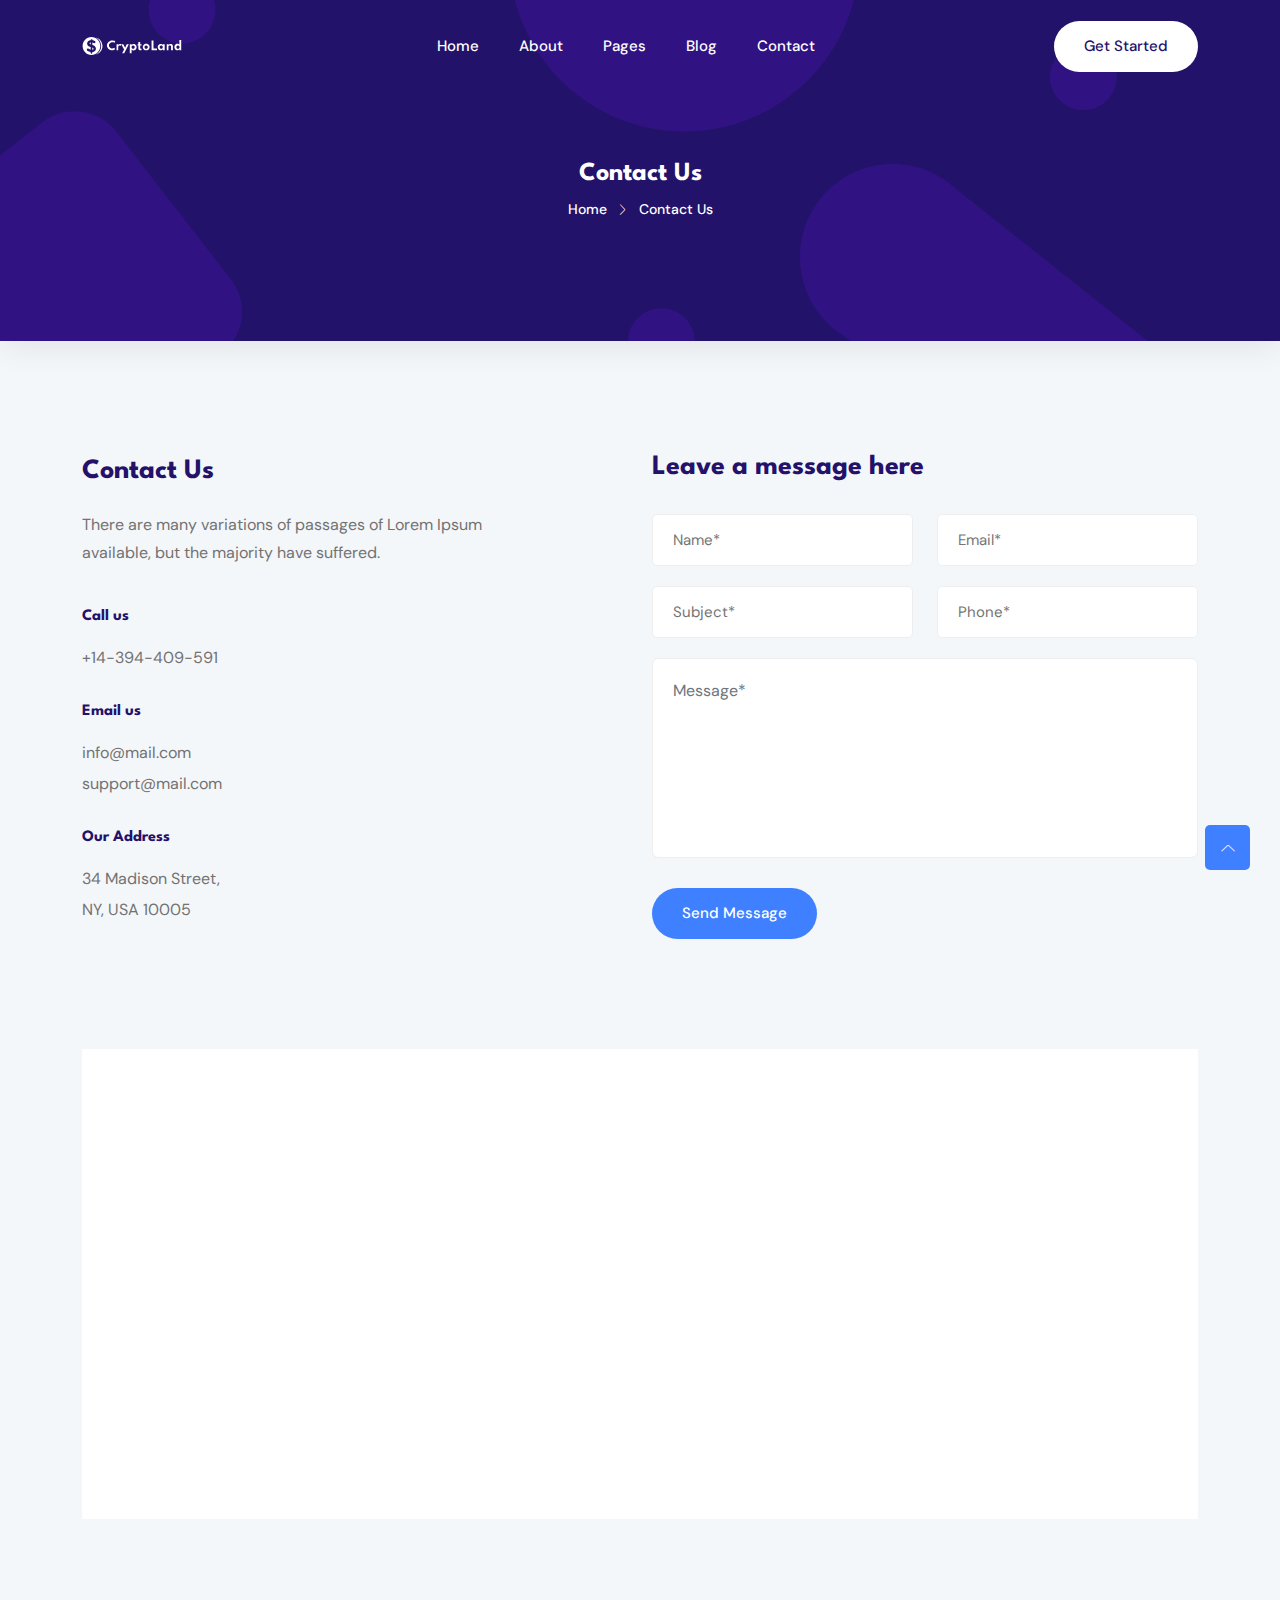
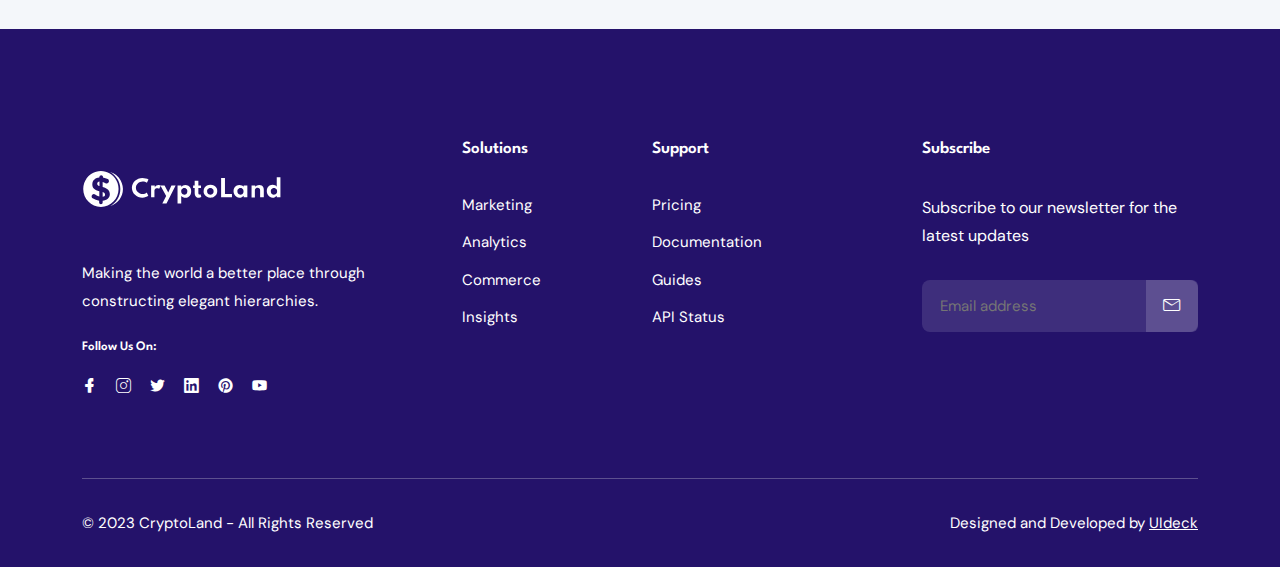
<file: Template Main/contact.html>
<!DOCTYPE html>
<html class="no-js" lang="zxx">

<head>
    <meta charset="utf-8" />
    <meta http-equiv="x-ua-compatible" content="ie=edge" />
    <title>Contact Us - CryptoLand Crypto Currency Landing Page Template.</title>
    <meta name="description" content="" />
    <meta name="viewport" content="width=device-width, initial-scale=1" />
    <link rel="shortcut icon" type="image/x-icon" href="assets/images/favicon.svg" />

    <!-- ========================= CSS here ========================= -->
    <link rel="stylesheet" href="assets/css/bootstrap.min.css" />
    <link rel="stylesheet" href="assets/css/LineIcons.3.0.css" />
    <link rel="stylesheet" href="assets/css/animate.css" />
    <link rel="stylesheet" href="assets/css/tiny-slider.css" />
    <link rel="stylesheet" href="assets/css/glightbox.min.css" />
    <link rel="stylesheet" href="assets/css/main.css" />

</head>

<body>
    <!--[if lte IE 9]>
      <p class="browserupgrade">
        You are using an <strong>outdated</strong> browser. Please
        <a href="https://browsehappy.com/">upgrade your browser</a> to improve
        your experience and security.
      </p>
    <![endif]-->

    <!-- Preloader -->
    <div class="preloader">
        <div class="preloader-inner">
            <div class="preloader-icon">
                <span></span>
                <span></span>
            </div>
        </div>
    </div>
    <!-- /End Preloader -->

    <!-- Start Header Area -->
    <header class="header navbar-area">
        <div class="container">
            <div class="row align-items-center">
                <div class="col-lg-12">
                    <div class="nav-inner">
                        <!-- Start Navbar -->
                        <nav class="navbar navbar-expand-lg">
                            <a class="navbar-brand" href="index.html">
                                <img src="assets/images/logo/white-logo.svg" alt="Logo">
                            </a>
                            <button class="navbar-toggler mobile-menu-btn" type="button" data-bs-toggle="collapse"
                                data-bs-target="#navbarSupportedContent" aria-controls="navbarSupportedContent"
                                aria-expanded="false" aria-label="Toggle navigation">
                                <span class="toggler-icon"></span>
                                <span class="toggler-icon"></span>
                                <span class="toggler-icon"></span>
                            </button>
                            <div class="collapse navbar-collapse sub-menu-bar" id="navbarSupportedContent">
                                <ul id="nav" class="navbar-nav ms-auto">
                                    <li class="nav-item">
                                        <a href="index.html" aria-label="Toggle navigation">Home</a>
                                    </li>
                                    <li class="nav-item">
                                        <a href="about-us.html" aria-label="Toggle navigation">About</a>
                                    </li>
                                    <li class="nav-item">
                                        <a class="dd-menu collapsed" href="javascript:void(0)" data-bs-toggle="collapse"
                                            data-bs-target="#submenu-1-1" aria-controls="navbarSupportedContent"
                                            aria-expanded="false" aria-label="Toggle navigation">Pages</a>
                                        <ul class="sub-menu collapse" id="submenu-1-1">
                                            <li class="nav-item"><a href="about-us.html">About Us</a></li>
                                            <li class="nav-item"><a href="signin.html">Sign In</a></li>
                                            <li class="nav-item"><a href="signup.html">Sign Up</a></li>
                                            <li class="nav-item"><a href="reset-password.html">Reset Password</a>
                                            <li class="nav-item"><a href="mail-success.html">Mail Success</a></li>
                                            <li class="nav-item"><a href="404.html">404 Error</a></li>
                                        </ul>
                                    </li>
                                    <li class="nav-item">
                                        <a class="dd-menu collapsed" href="javascript:void(0)" data-bs-toggle="collapse"
                                            data-bs-target="#submenu-1-2" aria-controls="navbarSupportedContent"
                                            aria-expanded="false" aria-label="Toggle navigation">Blog</a>
                                        <ul class="sub-menu collapse" id="submenu-1-2">
                                            <li class="nav-item"><a href="blog-grid.html">Blog Grid</a>
                                            </li>
                                            <li class="nav-item"><a href="blog-single.html">Blog Single</a></li>
                                        </ul>
                                    </li>
                                    <li class="nav-item">
                                        <a href="contact.html" class="active" aria-label="Toggle navigation">Contact</a>
                                    </li>
                                </ul>
                            </div> <!-- navbar collapse -->
                            <div class="button">
                                <a href="signup.html" class="btn">Get started</a>
                            </div>
                        </nav>
                        <!-- End Navbar -->
                    </div>
                </div>
            </div> <!-- row -->
        </div> <!-- container -->
    </header>
    <!-- End Header Area -->

    <!-- Start Breadcrumbs -->
    <div class="breadcrumbs">
        <div class="container">
            <div class="row align-items-center">
                <div class="col-lg-6 offset-lg-3 col-md-12 col-12">
                    <div class="breadcrumbs-content">
                        <h1 class="page-title">Contact Us</h1>
                        <ul class="breadcrumb-nav">
                            <li><a href="index.html">Home</a></li>
                            <li>Contact Us</li>
                        </ul>
                    </div>
                </div>
            </div>
        </div>
    </div>
    <!-- End Breadcrumbs -->

    <!-- Start Contact Area -->
    <div class="contact-us section">
        <div class="container">
            <div class="row">
                <div class="col-lg-6 col-12">
                    <div class="contact-widget-wrapper">
                        <div class="main-title">
                            <h2>Contact Us</h2>
                            <p>There are many variations of passages of Lorem
                                Ipsum available, but the majority have suffered.</p>
                        </div>
                        <div class="contact-widget-block">
                            <h3 class="title">Call us</h3>
                            <p>+14-394-409-591</p>
                        </div>
                        <div class="contact-widget-block">
                            <h3 class="title">Email us</h3>
                            <p>info@mail.com</p>
                            <p>support@mail.com</p>
                        </div>
                        <div class="contact-widget-block">
                            <h3 class="title">Our Address</h3>
                            <p>34 Madison Street,</p>
                            <p>NY, USA 10005</p>
                        </div>
                    </div>
                </div>
                <div class="col-lg-6 col-12">
                    <div class="contact-form">
                        <h3 class="form-title">Leave a message here</h3>
                        <form class="form" method="post" action="assets/mail/mail.php">
                            <div class="row">
                                <div class="col-lg-6 col-md-6 col-12">
                                    <div class="form-group">
                                        <input name="name" type="text" placeholder="Name*" required="required">
                                    </div>
                                </div>
                                <div class="col-lg-6 col-md-6 col-12">
                                    <div class="form-group">
                                        <input name="email" type="email" placeholder="Email*" required="required">
                                    </div>
                                </div>
                                <div class="col-lg-6 col-md-6 col-12">
                                    <div class="form-group">
                                        <input name="subject" type="text" placeholder="Subject*" required="required">
                                    </div>
                                </div>
                                <div class="col-lg-6 col-md-6 col-12">
                                    <div class="form-group">
                                        <input name="phone" type="text" placeholder="Phone*" required="required">
                                    </div>
                                </div>
                                <div class="col-12">
                                    <div class="form-group">
                                        <textarea placeholder="Message*" name="message" id="message-area"
                                            class="form-control"></textarea>
                                    </div>
                                </div>
                                <div class="col-12">
                                    <div class="button">
                                        <button type="submit" class="btn ">Send Message</button>
                                    </div>
                                </div>
                            </div>
                        </form>
                    </div>
                </div>
            </div>
        </div>
    </div>
    <!-- End Contact Area -->

    <!-- Start Google-map Area -->
    <div class="map-section">
        <div class="container">
            <div class="row">
                <div class="col-12">
                    <div class="mapouter">
                        <div class="gmap_canvas"><iframe width="100%" height="500" id="gmap_canvas"
                                src="https://maps.google.com/maps?q=New%20York&t=&z=13&ie=UTF8&iwloc=&output=embed"
                                frameborder="0" scrolling="no" marginheight="0" marginwidth="0"></iframe>
                        </div>
                    </div>
                </div>
            </div>
        </div>
    </div>
    <!-- End Google-map Area -->

    <!-- Start Footer Area -->
    <footer class="footer section">
        <!-- Start Footer Top -->
        <div class="footer-top">
            <div class="container">
                <div class="inner-content">
                    <div class="row">
                        <div class="col-lg-4 col-md-6 col-12">
                            <!-- Single Widget -->
                            <div class="single-footer f-about">
                                <div class="logo">
                                    <a href="index.html">
                                        <img src="assets/images/logo/white-logo.svg" alt="#">
                                    </a>
                                </div>
                                <p>Making the world a better place through constructing elegant hierarchies.</p>
                                <h4 class="social-title">Follow Us On:</h4>
                                <ul class="social">
                                    <li><a href="javascript:void(0)"><i class="lni lni-facebook-filled"></i></a></li>
                                    <li><a href="javascript:void(0)"><i class="lni lni-instagram"></i></a></li>
                                    <li><a href="javascript:void(0)"><i class="lni lni-twitter-original"></i></a></li>
                                    <li><a href="javascript:void(0)"><i class="lni lni-linkedin-original"></i></a></li>
                                    <li><a href="javascript:void(0)"><i class="lni lni-pinterest"></i></a></li>
                                    <li><a href="javascript:void(0)"><i class="lni lni-youtube"></i></a></li>
                                </ul>
                            </div>
                            <!-- End Single Widget -->
                        </div>
                        <div class="col-lg-2 col-md-6 col-12">
                            <!-- Single Widget -->
                            <div class="single-footer f-link">
                                <h3>Solutions</h3>
                                <ul>
                                    <li><a href="javascript:void(0)">Marketing</a></li>
                                    <li><a href="javascript:void(0)">Analytics</a></li>
                                    <li><a href="javascript:void(0)">Commerce</a></li>
                                    <li><a href="javascript:void(0)">Insights</a></li>
                                </ul>
                            </div>
                            <!-- End Single Widget -->
                        </div>
                        <div class="col-lg-2 col-md-6 col-12">
                            <!-- Single Widget -->
                            <div class="single-footer f-link">
                                <h3>Support</h3>
                                <ul>
                                    <li><a href="javascript:void(0)">Pricing</a></li>
                                    <li><a href="javascript:void(0)">Documentation</a></li>
                                    <li><a href="javascript:void(0)">Guides</a></li>
                                    <li><a href="javascript:void(0)">API Status</a></li>
                                </ul>
                            </div>
                            <!-- End Single Widget -->
                        </div>
                        <div class="col-lg-4 col-md-6 col-12">
                            <!-- Single Widget -->
                            <div class="single-footer newsletter">
                                <h3>Subscribe</h3>
                                <p>Subscribe to our newsletter for the latest updates</p>
                                <form action="#" method="get" target="_blank" class="newsletter-form">
                                    <input name="EMAIL" placeholder="Email address" required="required" type="email">
                                    <div class="button">
                                        <button class="sub-btn"><i class="lni lni-envelope"></i>
                                        </button>
                                    </div>
                                </form>
                            </div>
                            <!-- End Single Widget -->
                        </div>
                    </div>
                </div>
            </div>
        </div>
        <!--/ End Footer Top -->
        <!-- Start Copyright Area -->
        <div class="copyright-area">
            <div class="container">
                <div class="inner-content">
                    <div class="row">
                        <div class="col-lg-6 col-md-6 col-12">
                            <p class="copyright-text">© 2023 CryptoLand - All Rights Reserved</p>
                        </div>
                        <div class="col-lg-6 col-md-6 col-12">
                            <p class="copyright-owner">Designed and Developed by <a href="https://uideck.com/"
                                    rel="nofollow" target="_blank">UIdeck</a>
                        </div>
                    </div>
                </div>
            </div>
        </div>
        <!-- End Copyright Area -->
    </footer>
    <!--/ End Footer Area -->

    <!-- ========================= scroll-top ========================= -->
    <a href="#" class="scroll-top">
        <i class="lni lni-chevron-up"></i>
    </a>

    <!-- ========================= JS here ========================= -->
    <script src="assets/js/bootstrap.min.js"></script>
    <script src="assets/js/wow.min.js"></script>
    <script src="assets/js/tiny-slider.js"></script>
    <script src="assets/js/glightbox.min.js"></script>
    <script src="assets/js/count-up.min.js"></script>
    <script src="assets/js/main.js"></script>
</body>

</html>
</file>
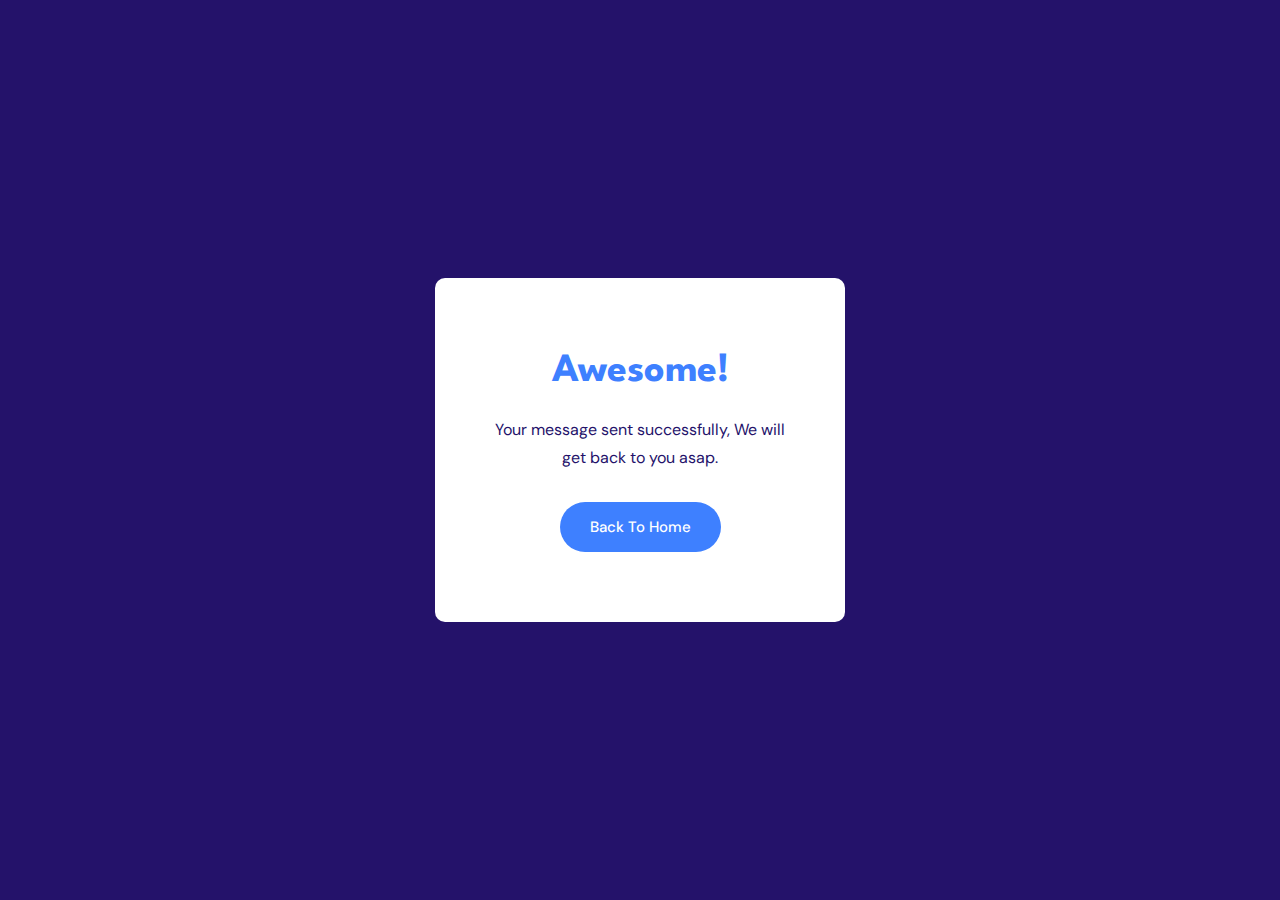
<file: Template Main/mail-success.html>
<!DOCTYPE html>
<html class="no-js" lang="zxx">

<head>
  <meta charset="utf-8" />
  <meta http-equiv="x-ua-compatible" content="ie=edge" />
  <title>Mail Success - CryptoLand Crypto Currency Landing Page Template.</title>
  <meta name="description" content="" />
  <meta name="viewport" content="width=device-width, initial-scale=1" />
  <link rel="shortcut icon" type="image/x-icon" href="assets/images/favicon.svg" />

  <!-- ========================= CSS here ========================= -->
  <link rel="stylesheet" href="assets/css/bootstrap.min.css" />
  <link rel="stylesheet" href="assets/css/LineIcons.3.0.css" />
  <link rel="stylesheet" href="assets/css/animate.css" />
  <link rel="stylesheet" href="assets/css/tiny-slider.css" />
  <link rel="stylesheet" href="assets/css/glightbox.min.css" />
  <link rel="stylesheet" href="assets/css/main.css" />

</head>

<body>
  <!--[if lte IE 9]>
        <p class="browserupgrade">
          You are using an <strong>outdated</strong> browser. Please
          <a href="https://browsehappy.com/">upgrade your browser</a> to improve
          your experience and security.
        </p>
      <![endif]-->

  <!-- Preloader -->
  <div class="preloader">
    <div class="preloader-inner">
      <div class="preloader-icon">
        <span></span>
        <span></span>
      </div>
    </div>
  </div>
  <!-- /End Preloader -->

  <!-- Start Error Area -->
  <div class="maill-success">
    <div class="d-table">
      <div class="d-table-cell">
        <div class="container">
          <div class="success-content">
            <h1>Awesome!</h1>
            <p>Your message sent successfully, We will <br> get back to you asap.</p>
            <div class="button">
              <a href="index.html" class="btn">Back to Home</a>
            </div>
          </div>
        </div>
      </div>
    </div>
  </div>
  <!-- End Error Area -->

  <!-- ========================= JS here ========================= -->
  <script src="assets/js/bootstrap.min.js"></script>
  <script src="assets/js/wow.min.js"></script>
  <script src="assets/js/tiny-slider.js"></script>
  <script src="assets/js/glightbox.min.js"></script>
  <script src="assets/js/count-up.min.js"></script>
  <script>
    window.onload = function () {
      window.setTimeout(fadeout, 500);
    }

    function fadeout() {
      document.querySelector('.preloader').style.opacity = '0';
      document.querySelector('.preloader').style.display = 'none';
    }
  </script>
</body>

</html>
</file>
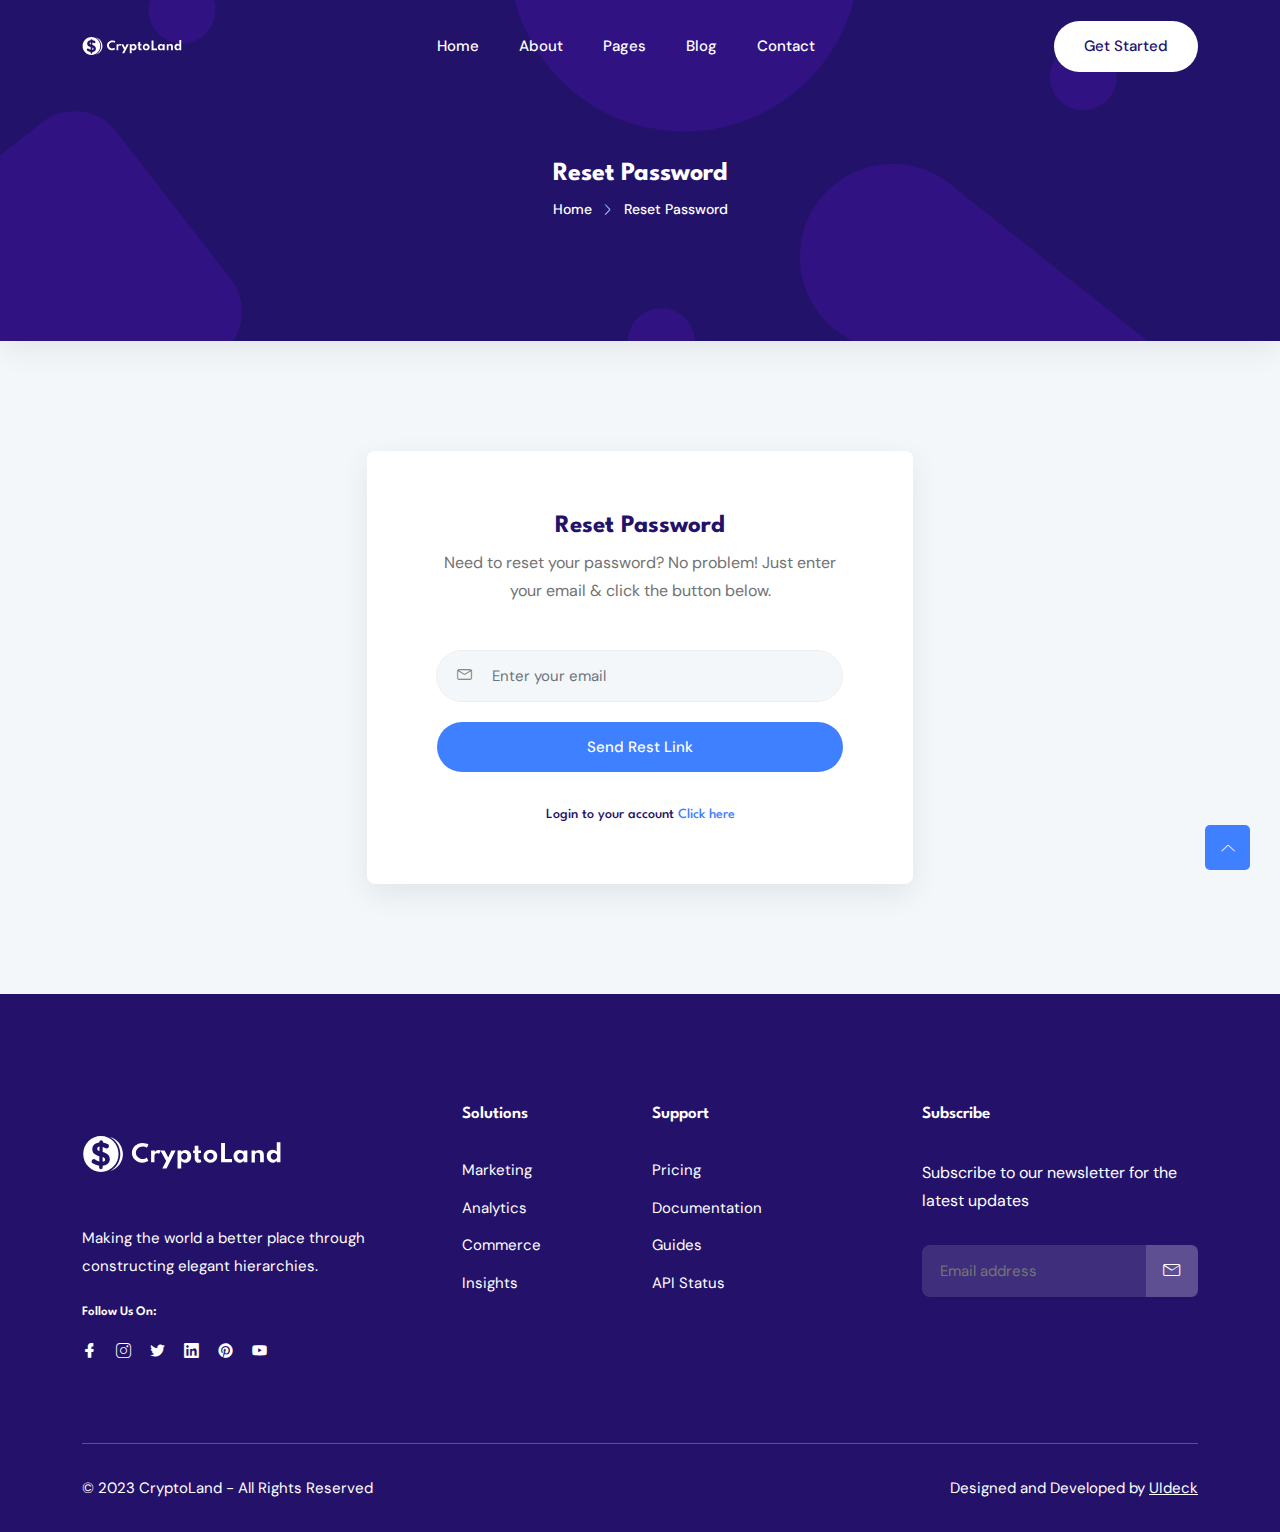
<file: Template Main/reset-password.html>
<!DOCTYPE html>
<html class="no-js" lang="zxx">

<head>
    <meta charset="utf-8" />
    <meta http-equiv="x-ua-compatible" content="ie=edge" />
    <title>Reset Password - CryptoLand Crypto Currency Landing Page Template.</title>
    <meta name="description" content="" />
    <meta name="viewport" content="width=device-width, initial-scale=1" />
    <link rel="shortcut icon" type="image/x-icon" href="assets/images/favicon.svg" />

    <!-- ========================= CSS here ========================= -->
    <link rel="stylesheet" href="assets/css/bootstrap.min.css" />
    <link rel="stylesheet" href="assets/css/LineIcons.3.0.css" />
    <link rel="stylesheet" href="assets/css/animate.css" />
    <link rel="stylesheet" href="assets/css/tiny-slider.css" />
    <link rel="stylesheet" href="assets/css/glightbox.min.css" />
    <link rel="stylesheet" href="assets/css/main.css" />

</head>

<body>
    <!--[if lte IE 9]>
      <p class="browserupgrade">
        You are using an <strong>outdated</strong> browser. Please
        <a href="https://browsehappy.com/">upgrade your browser</a> to improve
        your experience and security.
      </p>
    <![endif]-->

    <!-- Preloader -->
    <div class="preloader">
        <div class="preloader-inner">
            <div class="preloader-icon">
                <span></span>
                <span></span>
            </div>
        </div>
    </div>
    <!-- /End Preloader -->

    <!-- Start Header Area -->
    <header class="header navbar-area">
        <div class="container">
            <div class="row align-items-center">
                <div class="col-lg-12">
                    <div class="nav-inner">
                        <!-- Start Navbar -->
                        <nav class="navbar navbar-expand-lg">
                            <a class="navbar-brand" href="index.html">
                                <img src="assets/images/logo/white-logo.svg" alt="Logo">
                            </a>
                            <button class="navbar-toggler mobile-menu-btn" type="button" data-bs-toggle="collapse"
                                data-bs-target="#navbarSupportedContent" aria-controls="navbarSupportedContent"
                                aria-expanded="false" aria-label="Toggle navigation">
                                <span class="toggler-icon"></span>
                                <span class="toggler-icon"></span>
                                <span class="toggler-icon"></span>
                            </button>
                            <div class="collapse navbar-collapse sub-menu-bar" id="navbarSupportedContent">
                                <ul id="nav" class="navbar-nav ms-auto">
                                    <li class="nav-item">
                                        <a href="index.html" aria-label="Toggle navigation">Home</a>
                                    </li>
                                    <li class="nav-item">
                                        <a href="about-us.html" aria-label="Toggle navigation">About</a>
                                    </li>
                                    <li class="nav-item">
                                        <a class="dd-menu active collapsed" href="javascript:void(0)"
                                            data-bs-toggle="collapse" data-bs-target="#submenu-1-1"
                                            aria-controls="navbarSupportedContent" aria-expanded="false"
                                            aria-label="Toggle navigation">Pages</a>
                                        <ul class="sub-menu collapse" id="submenu-1-1">
                                            <li class="nav-item"><a href="about-us.html">About Us</a></li>
                                            <li class="nav-item"><a href="signin.html">Sign In</a></li>
                                            <li class="nav-item"><a href="signup.html">Sign Up</a></li>
                                            <li class="nav-item active"><a href="reset-password.html">Reset Password</a>
                                            <li class="nav-item"><a href="mail-success.html">Mail Success</a></li>
                                            <li class="nav-item"><a href="404.html">404 Error</a></li>
                                        </ul>
                                    </li>
                                    <li class="nav-item">
                                        <a class="dd-menu collapsed" href="javascript:void(0)" data-bs-toggle="collapse"
                                            data-bs-target="#submenu-1-2" aria-controls="navbarSupportedContent"
                                            aria-expanded="false" aria-label="Toggle navigation">Blog</a>
                                        <ul class="sub-menu collapse" id="submenu-1-2">
                                            <li class="nav-item"><a href="blog-grid.html">Blog Grid</a>
                                            </li>
                                            <li class="nav-item"><a href="blog-single.html">Blog Single</a></li>
                                        </ul>
                                    </li>
                                    <li class="nav-item">
                                        <a href="contact.html" aria-label="Toggle navigation">Contact</a>
                                    </li>
                                </ul>
                            </div> <!-- navbar collapse -->
                            <div class="button">
                                <a href="signup.html" class="btn">Get started</a>
                            </div>
                        </nav>
                        <!-- End Navbar -->
                    </div>
                </div>
            </div> <!-- row -->
        </div> <!-- container -->
    </header>
    <!-- End Header Area -->

    <!-- Start Breadcrumbs -->
    <div class="breadcrumbs">
        <div class="container">
            <div class="row align-items-center">
                <div class="col-lg-6 offset-lg-3 col-md-12 col-12">
                    <div class="breadcrumbs-content">
                        <h1 class="page-title">Reset Password</h1>
                        <ul class="breadcrumb-nav">
                            <li><a href="index.html">Home</a></li>
                            <li>Reset Password</li>
                        </ul>
                    </div>
                </div>
            </div>
        </div>
    </div>
    <!-- End Breadcrumbs -->

    <!-- Start Account Sign In Area -->
    <div class="account-login section">
        <div class="container">
            <div class="row">
                <div class="col-lg-6 offset-lg-3 col-md-10 offset-md-1 col-12">
                    <form class="card login-form inner-content" method="post">
                        <div class="card-body">
                            <div class="title">
                                <h3>Reset Password</h3>
                                <p>Need to reset your password? No problem! Just enter your email & click the button
                                    below.</p>
                            </div>
                            <div class="input-head">
                                <div class="form-group input-group">
                                    <label><i class="lni lni-envelope"></i></label>
                                    <input class="form-control" type="email" id="reg-email"
                                        placeholder="Enter your email" required>
                                </div>
                            </div>
                            <div class="button" style="margin-top: 20px;">
                                <button class="btn" type="submit">Send Rest Link</button>
                            </div>
                            <h4 class="create-account">Login to your account <a href="signin.html">Click here</a>
                            </h4>
                        </div>
                    </form>
                </div>
            </div>
        </div>
    </div>
    <!-- End Account Sign In Area -->

    <!-- Start Footer Area -->
    <footer class="footer section">
        <!-- Start Footer Top -->
        <div class="footer-top">
            <div class="container">
                <div class="inner-content">
                    <div class="row">
                        <div class="col-lg-4 col-md-6 col-12">
                            <!-- Single Widget -->
                            <div class="single-footer f-about">
                                <div class="logo">
                                    <a href="index.html">
                                        <img src="assets/images/logo/white-logo.svg" alt="#">
                                    </a>
                                </div>
                                <p>Making the world a better place through constructing elegant hierarchies.</p>
                                <h4 class="social-title">Follow Us On:</h4>
                                <ul class="social">
                                    <li><a href="javascript:void(0)"><i class="lni lni-facebook-filled"></i></a></li>
                                    <li><a href="javascript:void(0)"><i class="lni lni-instagram"></i></a></li>
                                    <li><a href="javascript:void(0)"><i class="lni lni-twitter-original"></i></a></li>
                                    <li><a href="javascript:void(0)"><i class="lni lni-linkedin-original"></i></a></li>
                                    <li><a href="javascript:void(0)"><i class="lni lni-pinterest"></i></a></li>
                                    <li><a href="javascript:void(0)"><i class="lni lni-youtube"></i></a></li>
                                </ul>
                            </div>
                            <!-- End Single Widget -->
                        </div>
                        <div class="col-lg-2 col-md-6 col-12">
                            <!-- Single Widget -->
                            <div class="single-footer f-link">
                                <h3>Solutions</h3>
                                <ul>
                                    <li><a href="javascript:void(0)">Marketing</a></li>
                                    <li><a href="javascript:void(0)">Analytics</a></li>
                                    <li><a href="javascript:void(0)">Commerce</a></li>
                                    <li><a href="javascript:void(0)">Insights</a></li>
                                </ul>
                            </div>
                            <!-- End Single Widget -->
                        </div>
                        <div class="col-lg-2 col-md-6 col-12">
                            <!-- Single Widget -->
                            <div class="single-footer f-link">
                                <h3>Support</h3>
                                <ul>
                                    <li><a href="javascript:void(0)">Pricing</a></li>
                                    <li><a href="javascript:void(0)">Documentation</a></li>
                                    <li><a href="javascript:void(0)">Guides</a></li>
                                    <li><a href="javascript:void(0)">API Status</a></li>
                                </ul>
                            </div>
                            <!-- End Single Widget -->
                        </div>
                        <div class="col-lg-4 col-md-6 col-12">
                            <!-- Single Widget -->
                            <div class="single-footer newsletter">
                                <h3>Subscribe</h3>
                                <p>Subscribe to our newsletter for the latest updates</p>
                                <form action="#" method="get" target="_blank" class="newsletter-form">
                                    <input name="EMAIL" placeholder="Email address" required="required" type="email">
                                    <div class="button">
                                        <button class="sub-btn"><i class="lni lni-envelope"></i>
                                        </button>
                                    </div>
                                </form>
                            </div>
                            <!-- End Single Widget -->
                        </div>
                    </div>
                </div>
            </div>
        </div>
        <!--/ End Footer Top -->
        <!-- Start Copyright Area -->
        <div class="copyright-area">
            <div class="container">
                <div class="inner-content">
                    <div class="row">
                        <div class="col-lg-6 col-md-6 col-12">
                            <p class="copyright-text">© 2023 CryptoLand - All Rights Reserved</p>
                        </div>
                        <div class="col-lg-6 col-md-6 col-12">
                            <p class="copyright-owner">Designed and Developed by <a href="https://uideck.com/"
                                    rel="nofollow" target="_blank">UIdeck</a>
                        </div>
                    </div>
                </div>
            </div>
        </div>
        <!-- End Copyright Area -->
    </footer>
    <!--/ End Footer Area -->

    <!-- ========================= scroll-top ========================= -->
    <a href="#" class="scroll-top">
        <i class="lni lni-chevron-up"></i>
    </a>

    <!-- ========================= JS here ========================= -->
    <script src="assets/js/bootstrap.min.js"></script>
    <script src="assets/js/wow.min.js"></script>
    <script src="assets/js/tiny-slider.js"></script>
    <script src="assets/js/glightbox.min.js"></script>
    <script src="assets/js/count-up.min.js"></script>
    <script src="assets/js/main.js"></script>
</body>

</html>
</file>
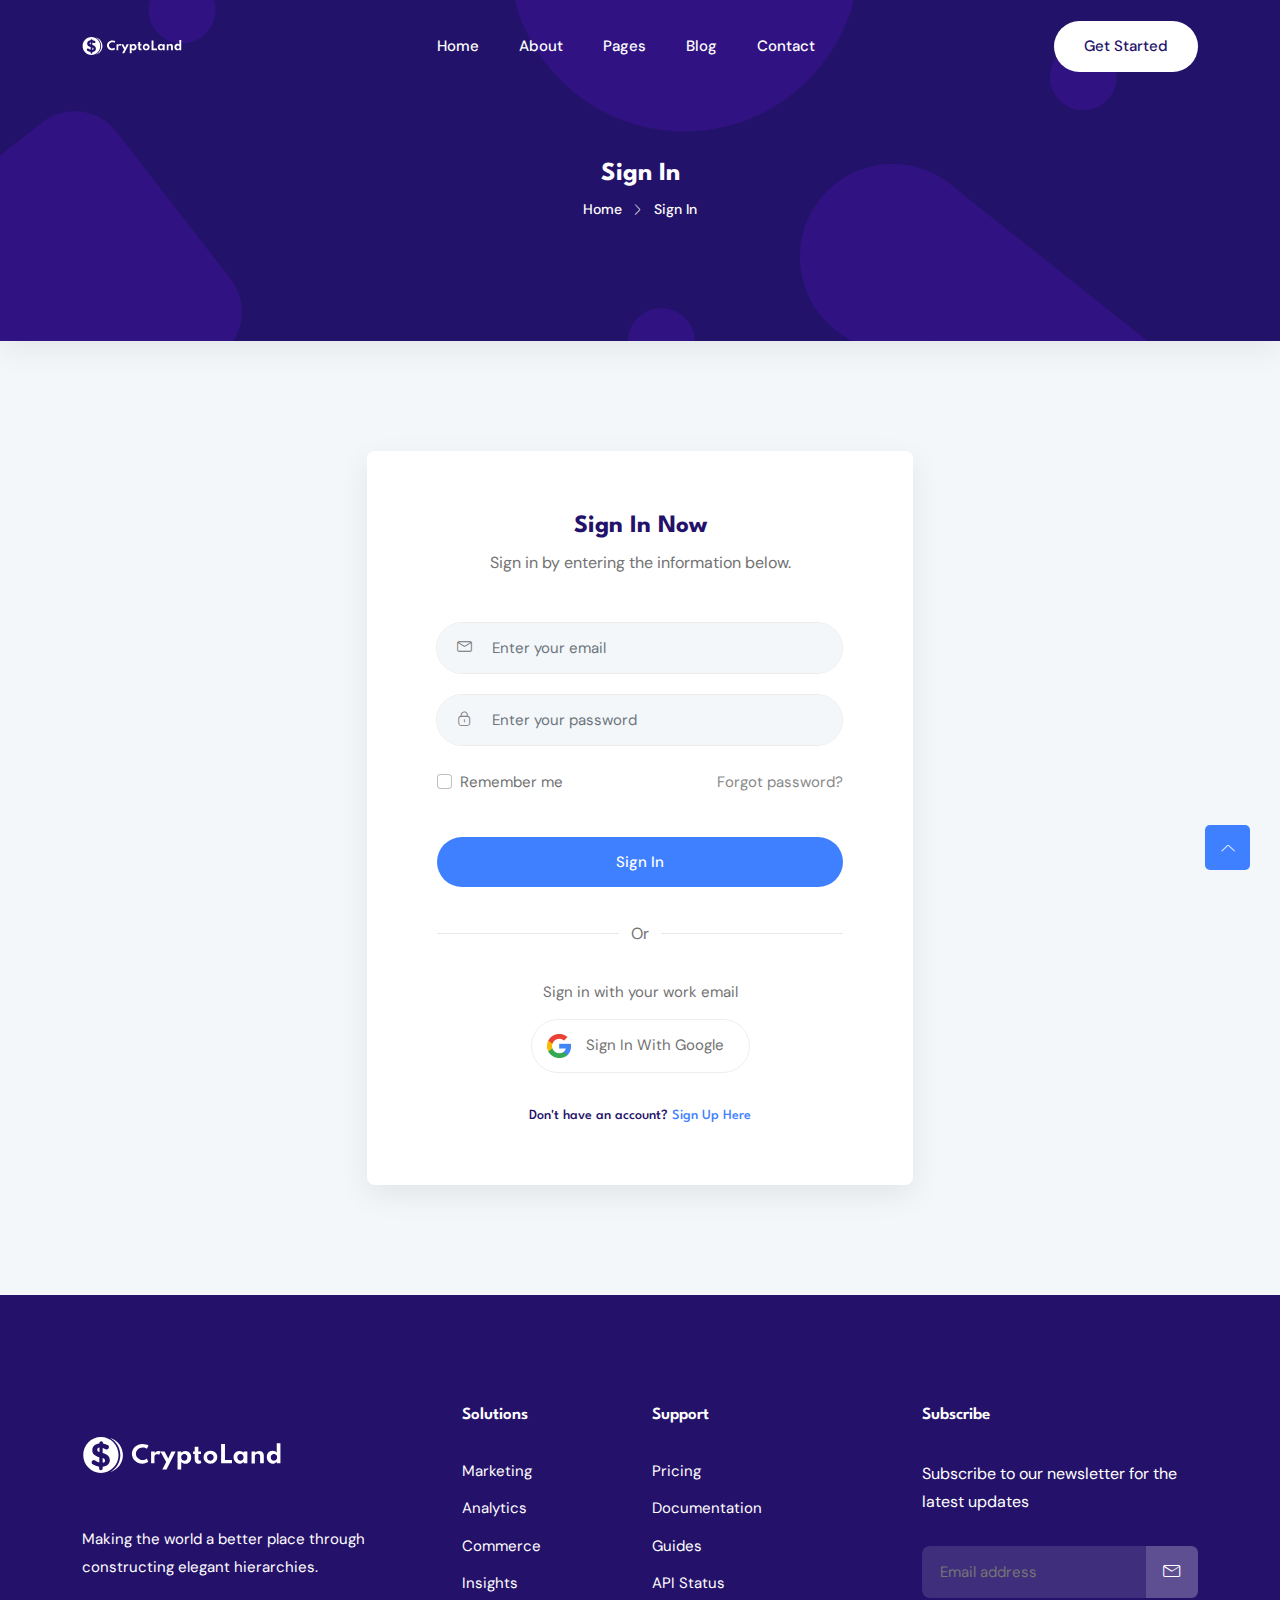
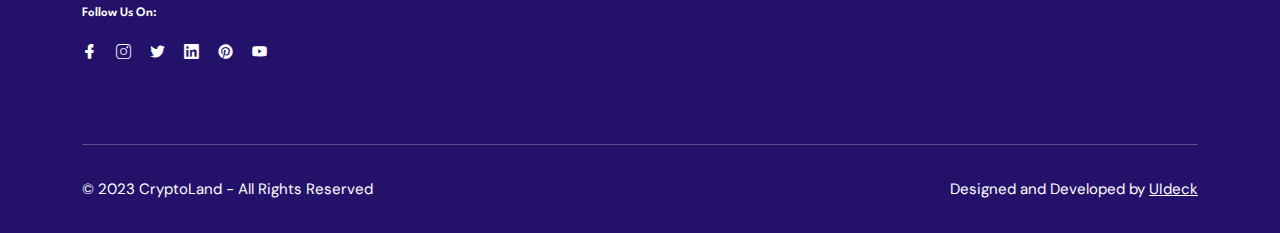
<file: Template Main/signin.html>
<!DOCTYPE html>
<html class="no-js" lang="zxx">

<head>
    <meta charset="utf-8" />
    <meta http-equiv="x-ua-compatible" content="ie=edge" />
    <title>Sign In - CryptoLand Crypto Currency Landing Page Template.</title>
    <meta name="description" content="" />
    <meta name="viewport" content="width=device-width, initial-scale=1" />
    <link rel="shortcut icon" type="image/x-icon" href="assets/images/favicon.svg" />

    <!-- ========================= CSS here ========================= -->
    <link rel="stylesheet" href="assets/css/bootstrap.min.css" />
    <link rel="stylesheet" href="assets/css/LineIcons.3.0.css" />
    <link rel="stylesheet" href="assets/css/animate.css" />
    <link rel="stylesheet" href="assets/css/tiny-slider.css" />
    <link rel="stylesheet" href="assets/css/glightbox.min.css" />
    <link rel="stylesheet" href="assets/css/main.css" />

</head>

<body>
    <!--[if lte IE 9]>
      <p class="browserupgrade">
        You are using an <strong>outdated</strong> browser. Please
        <a href="https://browsehappy.com/">upgrade your browser</a> to improve
        your experience and security.
      </p>
    <![endif]-->

    <!-- Preloader -->
    <div class="preloader">
        <div class="preloader-inner">
            <div class="preloader-icon">
                <span></span>
                <span></span>
            </div>
        </div>
    </div>
    <!-- /End Preloader -->

    <!-- Start Header Area -->
    <header class="header navbar-area">
        <div class="container">
            <div class="row align-items-center">
                <div class="col-lg-12">
                    <div class="nav-inner">
                        <!-- Start Navbar -->
                        <nav class="navbar navbar-expand-lg">
                            <a class="navbar-brand" href="index.html">
                                <img src="assets/images/logo/white-logo.svg" alt="Logo">
                            </a>
                            <button class="navbar-toggler mobile-menu-btn" type="button" data-bs-toggle="collapse"
                                data-bs-target="#navbarSupportedContent" aria-controls="navbarSupportedContent"
                                aria-expanded="false" aria-label="Toggle navigation">
                                <span class="toggler-icon"></span>
                                <span class="toggler-icon"></span>
                                <span class="toggler-icon"></span>
                            </button>
                            <div class="collapse navbar-collapse sub-menu-bar" id="navbarSupportedContent">
                                <ul id="nav" class="navbar-nav ms-auto">
                                    <li class="nav-item">
                                        <a href="index.html" aria-label="Toggle navigation">Home</a>
                                    </li>
                                    <li class="nav-item">
                                        <a href="about-us.html" aria-label="Toggle navigation">About</a>
                                    </li>
                                    <li class="nav-item">
                                        <a class="dd-menu active collapsed" href="javascript:void(0)"
                                            data-bs-toggle="collapse" data-bs-target="#submenu-1-1"
                                            aria-controls="navbarSupportedContent" aria-expanded="false"
                                            aria-label="Toggle navigation">Pages</a>
                                        <ul class="sub-menu collapse" id="submenu-1-1">
                                            <li class="nav-item"><a href="about-us.html">About Us</a></li>
                                            <li class="nav-item active"><a href="signin.html">Sign In</a></li>
                                            <li class="nav-item"><a href="signup.html">Sign Up</a></li>
                                            <li class="nav-item"><a href="reset-password.html">Reset Password</a>
                                            <li class="nav-item"><a href="mail-success.html">Mail Success</a></li>
                                            <li class="nav-item"><a href="404.html">404 Error</a></li>
                                        </ul>
                                    </li>
                                    <li class="nav-item">
                                        <a class="dd-menu collapsed" href="javascript:void(0)" data-bs-toggle="collapse"
                                            data-bs-target="#submenu-1-2" aria-controls="navbarSupportedContent"
                                            aria-expanded="false" aria-label="Toggle navigation">Blog</a>
                                        <ul class="sub-menu collapse" id="submenu-1-2">
                                            <li class="nav-item"><a href="blog-grid.html">Blog Grid</a>
                                            </li>
                                            <li class="nav-item"><a href="blog-single.html">Blog Single</a></li>
                                        </ul>
                                    </li>
                                    <li class="nav-item">
                                        <a href="contact.html" aria-label="Toggle navigation">Contact</a>
                                    </li>
                                </ul>
                            </div> <!-- navbar collapse -->
                            <div class="button">
                                <a href="signup.html" class="btn">Get started</a>
                            </div>
                        </nav>
                        <!-- End Navbar -->
                    </div>
                </div>
            </div> <!-- row -->
        </div> <!-- container -->
    </header>
    <!-- End Header Area -->

    <!-- Start Breadcrumbs -->
    <div class="breadcrumbs">
        <div class="container">
            <div class="row align-items-center">
                <div class="col-lg-6 offset-lg-3 col-md-12 col-12">
                    <div class="breadcrumbs-content">
                        <h1 class="page-title">Sign In</h1>
                        <ul class="breadcrumb-nav">
                            <li><a href="index.html">Home</a></li>
                            <li>Sign In</li>
                        </ul>
                    </div>
                </div>
            </div>
        </div>
    </div>
    <!-- End Breadcrumbs -->

    <!-- Start Account Sign In Area -->
    <div class="account-login section">
        <div class="container">
            <div class="row">
                <div class="col-lg-6 offset-lg-3 col-md-10 offset-md-1 col-12">
                    <form class="card login-form inner-content" method="post">
                        <div class="card-body">
                            <div class="title">
                                <h3>Sign In Now</h3>
                                <p>Sign in by entering the information below.</p>
                            </div>
                            <div class="input-head">
                                <div class="form-group input-group">
                                    <label><i class="lni lni-envelope"></i></label>
                                    <input class="form-control" type="email" id="reg-email"
                                        placeholder="Enter your email" required>
                                </div>
                                <div class="form-group input-group">
                                    <label><i class="lni lni-lock-alt"></i></label>
                                    <input class="form-control" type="password" id="reg-pass"
                                        placeholder="Enter your password" required>
                                </div>
                            </div>
                            <div class="d-flex flex-wrap justify-content-between bottom-content">
                                <div class="form-check">
                                    <input type="checkbox" class="form-check-input width-auto" id="exampleCheck1">
                                    <label class="form-check-label">Remember me</label>
                                </div>
                                <a class="lost-pass" href="reset-password.html">Forgot password?</a>
                            </div>
                            <div class="button">
                                <button class="btn" type="submit">Sign In</button>
                            </div>
                            <div class="or"><span>Or</span></div>
                            <div class="alt-option">
                                <span class="small-title">Sign in with your work email</span>
                                <a href="javascript:void(0)" class="option-button"><img
                                        src="assets/images/account-login/google.png" alt="#">Sign
                                    In With Google
                                </a>
                            </div>
                            <h4 class="create-account">Don't have an account? <a href="signup.html">Sign Up Here</a>
                            </h4>
                        </div>
                    </form>
                </div>
            </div>
        </div>
    </div>
    <!-- End Account Sign In Area -->

    <!-- Start Footer Area -->
    <footer class="footer section">
        <!-- Start Footer Top -->
        <div class="footer-top">
            <div class="container">
                <div class="inner-content">
                    <div class="row">
                        <div class="col-lg-4 col-md-6 col-12">
                            <!-- Single Widget -->
                            <div class="single-footer f-about">
                                <div class="logo">
                                    <a href="index.html">
                                        <img src="assets/images/logo/white-logo.svg" alt="#">
                                    </a>
                                </div>
                                <p>Making the world a better place through constructing elegant hierarchies.</p>
                                <h4 class="social-title">Follow Us On:</h4>
                                <ul class="social">
                                    <li><a href="javascript:void(0)"><i class="lni lni-facebook-filled"></i></a></li>
                                    <li><a href="javascript:void(0)"><i class="lni lni-instagram"></i></a></li>
                                    <li><a href="javascript:void(0)"><i class="lni lni-twitter-original"></i></a></li>
                                    <li><a href="javascript:void(0)"><i class="lni lni-linkedin-original"></i></a></li>
                                    <li><a href="javascript:void(0)"><i class="lni lni-pinterest"></i></a></li>
                                    <li><a href="javascript:void(0)"><i class="lni lni-youtube"></i></a></li>
                                </ul>
                            </div>
                            <!-- End Single Widget -->
                        </div>
                        <div class="col-lg-2 col-md-6 col-12">
                            <!-- Single Widget -->
                            <div class="single-footer f-link">
                                <h3>Solutions</h3>
                                <ul>
                                    <li><a href="javascript:void(0)">Marketing</a></li>
                                    <li><a href="javascript:void(0)">Analytics</a></li>
                                    <li><a href="javascript:void(0)">Commerce</a></li>
                                    <li><a href="javascript:void(0)">Insights</a></li>
                                </ul>
                            </div>
                            <!-- End Single Widget -->
                        </div>
                        <div class="col-lg-2 col-md-6 col-12">
                            <!-- Single Widget -->
                            <div class="single-footer f-link">
                                <h3>Support</h3>
                                <ul>
                                    <li><a href="javascript:void(0)">Pricing</a></li>
                                    <li><a href="javascript:void(0)">Documentation</a></li>
                                    <li><a href="javascript:void(0)">Guides</a></li>
                                    <li><a href="javascript:void(0)">API Status</a></li>
                                </ul>
                            </div>
                            <!-- End Single Widget -->
                        </div>
                        <div class="col-lg-4 col-md-6 col-12">
                            <!-- Single Widget -->
                            <div class="single-footer newsletter">
                                <h3>Subscribe</h3>
                                <p>Subscribe to our newsletter for the latest updates</p>
                                <form action="#" method="get" target="_blank" class="newsletter-form">
                                    <input name="EMAIL" placeholder="Email address" required="required" type="email">
                                    <div class="button">
                                        <button class="sub-btn"><i class="lni lni-envelope"></i>
                                        </button>
                                    </div>
                                </form>
                            </div>
                            <!-- End Single Widget -->
                        </div>
                    </div>
                </div>
            </div>
        </div>
        <!--/ End Footer Top -->
        <!-- Start Copyright Area -->
        <div class="copyright-area">
            <div class="container">
                <div class="inner-content">
                    <div class="row">
                        <div class="col-lg-6 col-md-6 col-12">
                            <p class="copyright-text">© 2023 CryptoLand - All Rights Reserved</p>
                        </div>
                        <div class="col-lg-6 col-md-6 col-12">
                            <p class="copyright-owner">Designed and Developed by <a href="https://uideck.com/"
                                    rel="nofollow" target="_blank">UIdeck</a>
                        </div>
                    </div>
                </div>
            </div>
        </div>
        <!-- End Copyright Area -->
    </footer>
    <!--/ End Footer Area -->

    <!-- ========================= scroll-top ========================= -->
    <a href="#" class="scroll-top">
        <i class="lni lni-chevron-up"></i>
    </a>

    <!-- ========================= JS here ========================= -->
    <script src="assets/js/bootstrap.min.js"></script>
    <script src="assets/js/wow.min.js"></script>
    <script src="assets/js/tiny-slider.js"></script>
    <script src="assets/js/glightbox.min.js"></script>
    <script src="assets/js/count-up.min.js"></script>
    <script src="assets/js/main.js"></script>
</body>

</html>
</file>
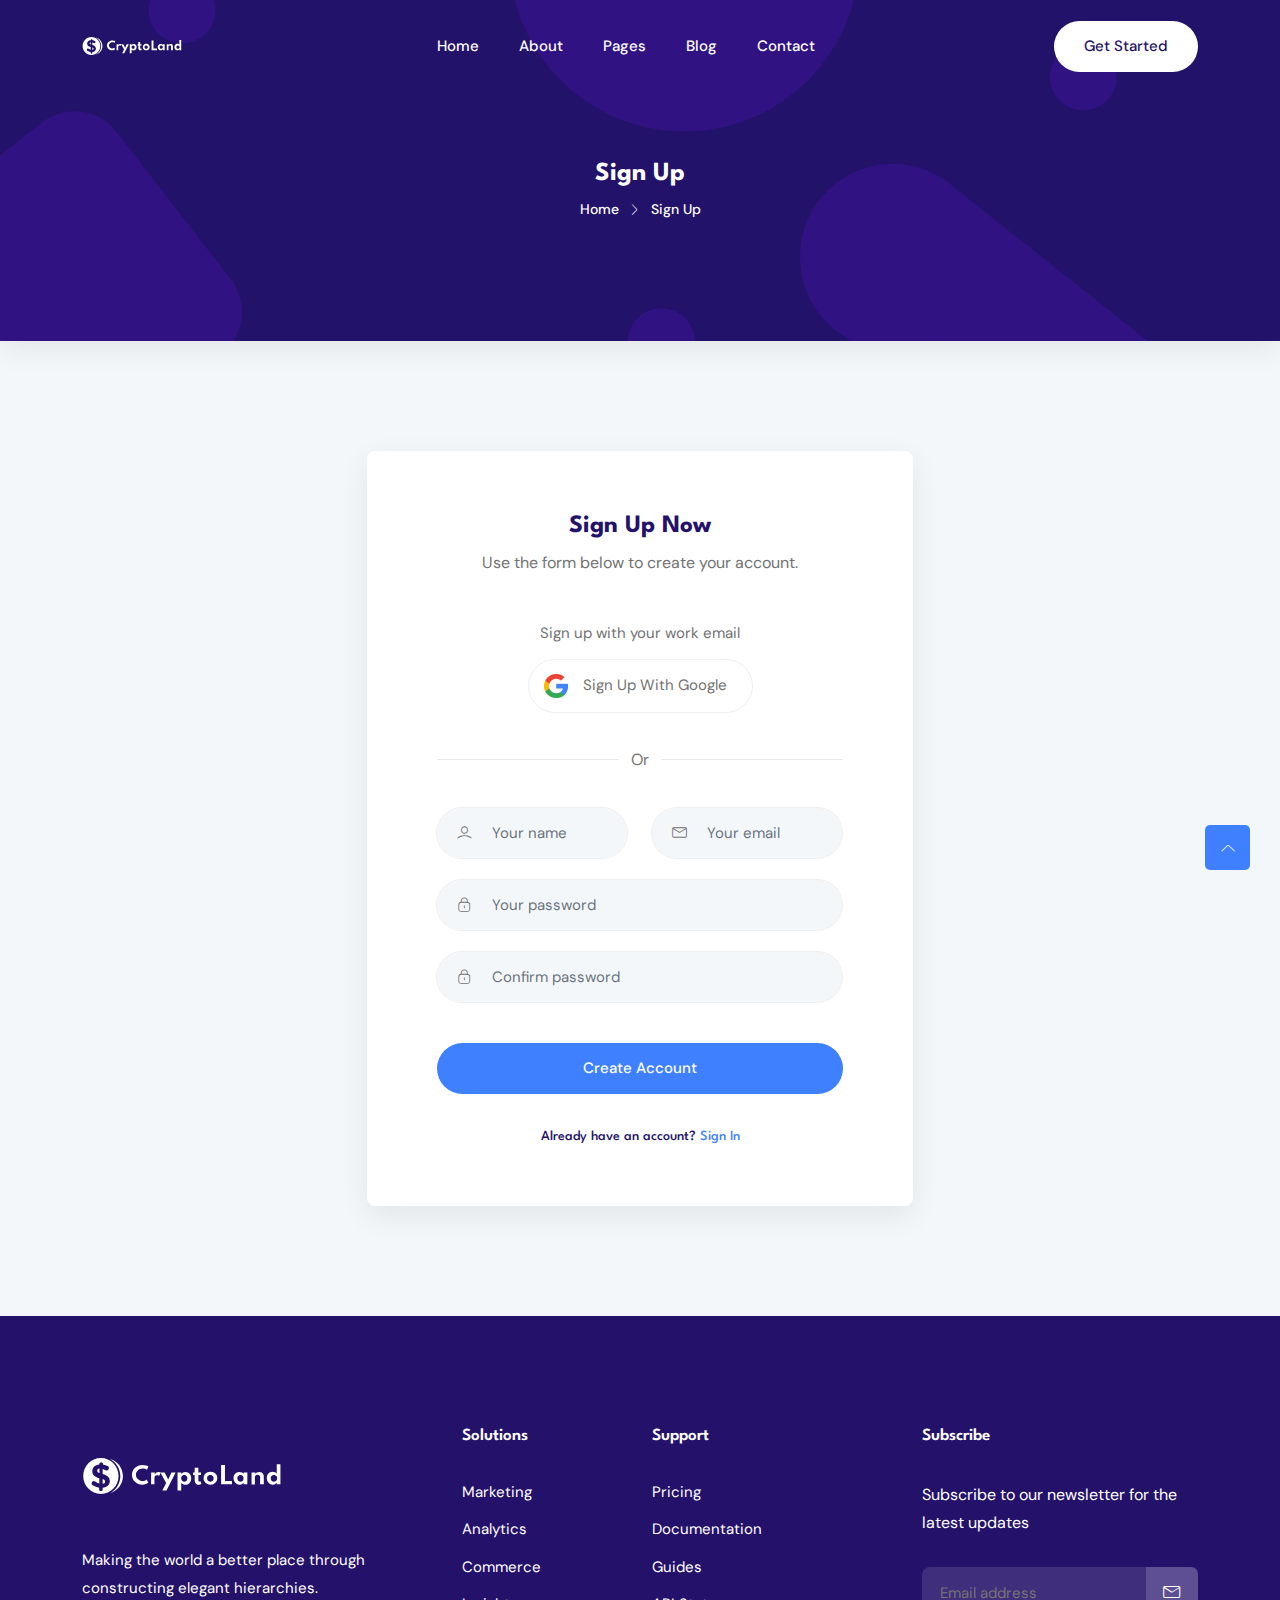
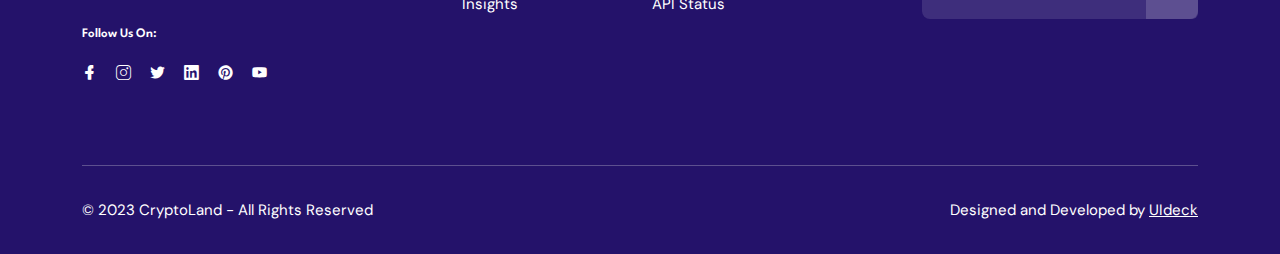
<file: Template Main/signup.html>
<!DOCTYPE html>
<html class="no-js" lang="zxx">

<head>
    <meta charset="utf-8" />
    <meta http-equiv="x-ua-compatible" content="ie=edge" />
    <title>Sign Up - CryptoLand Crypto Currency Landing Page Template.</title>
    <meta name="description" content="" />
    <meta name="viewport" content="width=device-width, initial-scale=1" />
    <link rel="shortcut icon" type="image/x-icon" href="assets/images/favicon.svg" />

    <!-- ========================= CSS here ========================= -->
    <link rel="stylesheet" href="assets/css/bootstrap.min.css" />
    <link rel="stylesheet" href="assets/css/LineIcons.3.0.css" />
    <link rel="stylesheet" href="assets/css/animate.css" />
    <link rel="stylesheet" href="assets/css/tiny-slider.css" />
    <link rel="stylesheet" href="assets/css/glightbox.min.css" />
    <link rel="stylesheet" href="assets/css/main.css" />

</head>

<body>
    <!--[if lte IE 9]>
      <p class="browserupgrade">
        You are using an <strong>outdated</strong> browser. Please
        <a href="https://browsehappy.com/">upgrade your browser</a> to improve
        your experience and security.
      </p>
    <![endif]-->

    <!-- Preloader -->
    <div class="preloader">
        <div class="preloader-inner">
            <div class="preloader-icon">
                <span></span>
                <span></span>
            </div>
        </div>
    </div>
    <!-- /End Preloader -->

    <!-- Start Header Area -->
    <header class="header navbar-area">
        <div class="container">
            <div class="row align-items-center">
                <div class="col-lg-12">
                    <div class="nav-inner">
                        <!-- Start Navbar -->
                        <nav class="navbar navbar-expand-lg">
                            <a class="navbar-brand" href="index.html">
                                <img src="assets/images/logo/white-logo.svg" alt="Logo">
                            </a>
                            <button class="navbar-toggler mobile-menu-btn" type="button" data-bs-toggle="collapse"
                                data-bs-target="#navbarSupportedContent" aria-controls="navbarSupportedContent"
                                aria-expanded="false" aria-label="Toggle navigation">
                                <span class="toggler-icon"></span>
                                <span class="toggler-icon"></span>
                                <span class="toggler-icon"></span>
                            </button>
                            <div class="collapse navbar-collapse sub-menu-bar" id="navbarSupportedContent">
                                <ul id="nav" class="navbar-nav ms-auto">
                                    <li class="nav-item">
                                        <a href="index.html" aria-label="Toggle navigation">Home</a>
                                    </li>
                                    <li class="nav-item">
                                        <a href="about-us.html" aria-label="Toggle navigation">About</a>
                                    </li>
                                    <li class="nav-item">
                                        <a class="dd-menu active collapsed" href="javascript:void(0)"
                                            data-bs-toggle="collapse" data-bs-target="#submenu-1-1"
                                            aria-controls="navbarSupportedContent" aria-expanded="false"
                                            aria-label="Toggle navigation">Pages</a>
                                        <ul class="sub-menu collapse" id="submenu-1-1">
                                            <li class="nav-item"><a href="about-us.html">About Us</a></li>
                                            <li class="nav-item"><a href="signin.html">Sign In</a></li>
                                            <li class="nav-item active"><a href="signup.html">Sign Up</a></li>
                                            <li class="nav-item"><a href="reset-password.html">Reset Password</a>
                                            <li class="nav-item"><a href="mail-success.html">Mail Success</a></li>
                                            <li class="nav-item"><a href="404.html">404 Error</a></li>
                                        </ul>
                                    </li>
                                    <li class="nav-item">
                                        <a class="dd-menu collapsed" href="javascript:void(0)" data-bs-toggle="collapse"
                                            data-bs-target="#submenu-1-2" aria-controls="navbarSupportedContent"
                                            aria-expanded="false" aria-label="Toggle navigation">Blog</a>
                                        <ul class="sub-menu collapse" id="submenu-1-2">
                                            <li class="nav-item"><a href="blog-grid.html">Blog Grid</a>
                                            </li>
                                            <li class="nav-item"><a href="blog-single.html">Blog Single</a></li>
                                        </ul>
                                    </li>
                                    <li class="nav-item">
                                        <a href="contact.html" aria-label="Toggle navigation">Contact</a>
                                    </li>
                                </ul>
                            </div> <!-- navbar collapse -->
                            <div class="button">
                                <a href="signup.html" class="btn">Get started</a>
                            </div>
                        </nav>
                        <!-- End Navbar -->
                    </div>
                </div>
            </div> <!-- row -->
        </div> <!-- container -->
    </header>
    <!-- End Header Area -->

    <!-- Start Breadcrumbs -->
    <div class="breadcrumbs">
        <div class="container">
            <div class="row align-items-center">
                <div class="col-lg-6 offset-lg-3 col-md-12 col-12">
                    <div class="breadcrumbs-content">
                        <h1 class="page-title">Sign Up</h1>
                        <ul class="breadcrumb-nav">
                            <li><a href="index.html">Home</a></li>
                            <li>Sign Up</li>
                        </ul>
                    </div>
                </div>
            </div>
        </div>
    </div>
    <!-- End Breadcrumbs -->

    <!-- Start Account Signup Area -->
    <div class="account-login section">
        <div class="container">
            <div class="row">
                <div class="col-lg-6 offset-lg-3 col-md-10 offset-md-1 col-12">
                    <form class="card login-form inner-content" method="post">
                        <div class="card-body">
                            <div class="title">
                                <h3>Sign Up Now</h3>
                                <p>Use the form below to create your account.</p>
                            </div>
                            <div class="alt-option">
                                <span class="small-title">Sign up with your work email</span>
                                <a href="javascript:void(0)" class="option-button"><img
                                        src="assets/images/account-login/google.png" alt="#">Sign
                                    Up With Google
                                </a>
                            </div>
                            <div class="or"><span>Or</span></div>
                            <div class="input-head">
                                <div class="row">
                                    <div class="col-lg-6 col-12">
                                        <div class="form-group input-group">
                                            <label><i class="lni lni-user"></i></label>
                                            <input class="form-control" type="text" placeholder="Your name" required>
                                        </div>
                                    </div>
                                    <div class="col-lg-6 col-12">
                                        <div class="form-group input-group">
                                            <label><i class="lni lni-envelope"></i></label>
                                            <input class="form-control" type="email" placeholder="Your email" required>
                                        </div>
                                    </div>
                                </div>
                                <div class="form-group input-group">
                                    <label><i class="lni lni-lock-alt"></i></label>
                                    <input class="form-control" type="password" placeholder="Your password" required>
                                </div>
                                <div class="form-group input-group">
                                    <label><i class="lni lni-lock-alt"></i></label>
                                    <input class="form-control" type="password" placeholder="Confirm password" required>
                                </div>
                            </div>
                            <div class="button">
                                <button class="btn" type="submit">Create Account</button>
                            </div>
                            <h4 class="create-account">Already have an account? <a href="signin.html">Sign In</a>
                            </h4>
                        </div>
                    </form>
                </div>
            </div>
        </div>
    </div>
    <!-- End Account Signup Area -->

    <!-- Start Footer Area -->
    <footer class="footer section">
        <!-- Start Footer Top -->
        <div class="footer-top">
            <div class="container">
                <div class="inner-content">
                    <div class="row">
                        <div class="col-lg-4 col-md-6 col-12">
                            <!-- Single Widget -->
                            <div class="single-footer f-about">
                                <div class="logo">
                                    <a href="index.html">
                                        <img src="assets/images/logo/white-logo.svg" alt="#">
                                    </a>
                                </div>
                                <p>Making the world a better place through constructing elegant hierarchies.</p>
                                <h4 class="social-title">Follow Us On:</h4>
                                <ul class="social">
                                    <li><a href="javascript:void(0)"><i class="lni lni-facebook-filled"></i></a></li>
                                    <li><a href="javascript:void(0)"><i class="lni lni-instagram"></i></a></li>
                                    <li><a href="javascript:void(0)"><i class="lni lni-twitter-original"></i></a></li>
                                    <li><a href="javascript:void(0)"><i class="lni lni-linkedin-original"></i></a></li>
                                    <li><a href="javascript:void(0)"><i class="lni lni-pinterest"></i></a></li>
                                    <li><a href="javascript:void(0)"><i class="lni lni-youtube"></i></a></li>
                                </ul>
                            </div>
                            <!-- End Single Widget -->
                        </div>
                        <div class="col-lg-2 col-md-6 col-12">
                            <!-- Single Widget -->
                            <div class="single-footer f-link">
                                <h3>Solutions</h3>
                                <ul>
                                    <li><a href="javascript:void(0)">Marketing</a></li>
                                    <li><a href="javascript:void(0)">Analytics</a></li>
                                    <li><a href="javascript:void(0)">Commerce</a></li>
                                    <li><a href="javascript:void(0)">Insights</a></li>
                                </ul>
                            </div>
                            <!-- End Single Widget -->
                        </div>
                        <div class="col-lg-2 col-md-6 col-12">
                            <!-- Single Widget -->
                            <div class="single-footer f-link">
                                <h3>Support</h3>
                                <ul>
                                    <li><a href="javascript:void(0)">Pricing</a></li>
                                    <li><a href="javascript:void(0)">Documentation</a></li>
                                    <li><a href="javascript:void(0)">Guides</a></li>
                                    <li><a href="javascript:void(0)">API Status</a></li>
                                </ul>
                            </div>
                            <!-- End Single Widget -->
                        </div>
                        <div class="col-lg-4 col-md-6 col-12">
                            <!-- Single Widget -->
                            <div class="single-footer newsletter">
                                <h3>Subscribe</h3>
                                <p>Subscribe to our newsletter for the latest updates</p>
                                <form action="#" method="get" target="_blank" class="newsletter-form">
                                    <input name="EMAIL" placeholder="Email address" required="required" type="email">
                                    <div class="button">
                                        <button class="sub-btn"><i class="lni lni-envelope"></i>
                                        </button>
                                    </div>
                                </form>
                            </div>
                            <!-- End Single Widget -->
                        </div>
                    </div>
                </div>
            </div>
        </div>
        <!--/ End Footer Top -->
        <!-- Start Copyright Area -->
        <div class="copyright-area">
            <div class="container">
                <div class="inner-content">
                    <div class="row">
                        <div class="col-lg-6 col-md-6 col-12">
                            <p class="copyright-text">© 2023 CryptoLand - All Rights Reserved</p>
                        </div>
                        <div class="col-lg-6 col-md-6 col-12">
                            <p class="copyright-owner">Designed and Developed by <a href="https://uideck.com/"
                                    rel="nofollow" target="_blank">UIdeck</a>
                        </div>
                    </div>
                </div>
            </div>
        </div>
        <!-- End Copyright Area -->
    </footer>
    <!--/ End Footer Area -->

    <!-- ========================= scroll-top ========================= -->
    <a href="#" class="scroll-top">
        <i class="lni lni-chevron-up"></i>
    </a>

    <!-- ========================= JS here ========================= -->
    <script src="assets/js/bootstrap.min.js"></script>
    <script src="assets/js/wow.min.js"></script>
    <script src="assets/js/tiny-slider.js"></script>
    <script src="assets/js/glightbox.min.js"></script>
    <script src="assets/js/count-up.min.js"></script>
    <script src="assets/js/main.js"></script>
</body>

</html>
</file>
<file: Template Main/assets/css/tiny-slider.css>
.tns-outer{padding:0!important}.tns-outer [hidden]{display:none!important}.tns-outer [aria-controls],.tns-outer [data-action]{cursor:pointer}.tns-slider{-webkit-transition:all 0s;-moz-transition:all 0s;transition:all 0s}.tns-slider>.tns-item{-webkit-box-sizing:border-box;-moz-box-sizing:border-box;box-sizing:border-box}.tns-horizontal.tns-subpixel{white-space:nowrap}.tns-horizontal.tns-subpixel>.tns-item{display:inline-block;vertical-align:top;white-space:normal}.tns-horizontal.tns-no-subpixel:after{content:'';display:table;clear:both}.tns-horizontal.tns-no-subpixel>.tns-item{float:left}.tns-horizontal.tns-carousel.tns-no-subpixel>.tns-item{margin-right:-100%}.tns-no-calc{position:relative;left:0}.tns-gallery{position:relative;left:0;min-height:1px}.tns-gallery>.tns-item{position:absolute;left:-100%;-webkit-transition:transform 0s,opacity 0s;-moz-transition:transform 0s,opacity 0s;transition:transform 0s,opacity 0s}.tns-gallery>.tns-slide-active{position:relative;left:auto!important}.tns-gallery>.tns-moving{-webkit-transition:all .25s;-moz-transition:all .25s;transition:all .25s}.tns-autowidth{display:inline-block}.tns-lazy-img{-webkit-transition:opacity .6s;-moz-transition:opacity .6s;transition:opacity .6s;opacity:.6}.tns-lazy-img.tns-complete{opacity:1}.tns-ah{-webkit-transition:height 0s;-moz-transition:height 0s;transition:height 0s}.tns-ovh{overflow:hidden}.tns-visually-hidden{position:absolute;left:-10000em}.tns-transparent{opacity:0;visibility:hidden}.tns-fadeIn{opacity:1;filter:alpha(opacity=100);z-index:0}.tns-normal,.tns-fadeOut{opacity:0;filter:alpha(opacity=0);z-index:-1}.tns-vpfix{white-space:nowrap}.tns-vpfix>div,.tns-vpfix>li{display:inline-block}.tns-t-subp2{margin:0 auto;width:310px;position:relative;height:10px;overflow:hidden}.tns-t-ct{width:2333.3333333%;width:-webkit-calc(100% * 70/3);width:-moz-calc(100% * 70/3);width:calc(100% * 70/3);position:absolute;right:0}.tns-t-ct:after{content:'';display:table;clear:both}.tns-t-ct>div{width:1.4285714%;width:-webkit-calc(100%/70);width:-moz-calc(100%/70);width:calc(100%/70);height:10px;float:left}
</file>
<file: Template Main/assets/css/main.css>
/* ===========================
Index Of css

01. Variables CSS
02. Normalize CSS
03. Header CSS
04. Hero CSS
05. Features CSS
06. Start Process CSS
07. Intro Video CSS
08. Road Map CSS
09. About CSS
10. Testimonial CSS
11. Blog CSS
12. Clients CSS
13. Team CSS
14. Account Login CSS
15. Contact CSS
16. Faq CSS
17. Error CSS
18. Mail Success CSS
19. Footer CSS
========================== */
/*======================================
    Variables
========================================*/
/*======================================
    Normalize CSS
========================================*/
@import url("https://fonts.googleapis.com/css2?family=Spartan:wght@100;200;300;400;500;600;700;800;900&display=swap");
@import url("https://fonts.googleapis.com/css2?family=DM+Sans:ital,wght@0,400;0,500;0,700;1,400;1,500;1,700&display=swap");
html {
  scroll-behavior: smooth;
}

body {
  font-family: "DM Sans", sans-serif;
  font-weight: normal;
  font-style: normal;
  color: #727272;
  overflow-x: hidden;
  font-size: 15px;
}

p {
  margin: 0;
  padding: 0;
  font-size: 16px;
  line-height: 28px;
}

* {
  margin: 0;
  padding: 0;
}

.navbar-toggler:focus,
a:focus,
input:focus,
textarea:focus,
button:focus,
.btn:focus,
.btn.focus,
.btn:not(:disabled):not(.disabled).active,
.btn:not(:disabled):not(.disabled):active {
  text-decoration: none;
  outline: none;
  outline: none !important;
  border-color: none !important;
  -webkit-box-shadow: none !important;
          box-shadow: none !important;
}

.form-check-input:checked {
  background-color: #3E80FF;
  border-color: #3E80FF;
}

select {
  -webkit-writing-mode: horizontal-tb !important;
  text-rendering: auto;
  color: #24126A;
  letter-spacing: normal;
  word-spacing: normal;
  text-transform: none;
  text-indent: 0px;
  text-shadow: none;
  display: inline-block;
  text-align: start;
  -webkit-appearance: menulist;
     -moz-appearance: menulist;
          appearance: menulist;
  -webkit-box-sizing: border-box;
          box-sizing: border-box;
  -webkit-box-align: center;
      -ms-flex-align: center;
          align-items: center;
  white-space: pre;
  -webkit-rtl-ordering: logical;
  background-color: -internal-light-dark(white, #3b3b3b);
  cursor: default;
  margin: 0em;
  font: 400 14px;
  border-radius: 0px;
  border-width: 1px;
  border-style: solid;
  border-color: -internal-light-dark(#767676, #858585);
  -o-border-image: initial;
     border-image: initial;
}

span,
a {
  display: inline-block;
  text-decoration: none;
  transition: all 0.4s ease;
  -webkit-transition: all 0.4s ease;
  -moz-transition: all 0.4s ease;
}

audio,
canvas,
iframe,
img,
svg,
video {
  vertical-align: middle;
}

img {
  max-width: 100%;
}

h1,
h2,
h3,
h4,
h5,
h6 {
  font-weight: 600;
  margin: 0px;
  color: #24126A;
  font-family: 'Spartan', sans-serif;
}

h1 a,
h2 a,
h3 a,
h4 a,
h5 a,
h6 a {
  color: inherit;
}

h1 {
  font-size: 50px;
}

h2 {
  font-size: 40px;
}

h3 {
  font-size: 30px;
}

h4 {
  font-size: 25px;
}

h5 {
  font-size: 20px;
}

h6 {
  font-size: 16px;
}

ul,
ol {
  margin: 0px;
  padding: 0px;
  list-style-type: none;
}

.mt-5 {
  margin-top: 5px;
}

.mt-10 {
  margin-top: 10px;
}

.mt-15 {
  margin-top: 15px;
}

.mt-20 {
  margin-top: 20px;
}

.mt-25 {
  margin-top: 25px;
}

.mt-30 {
  margin-top: 30px;
}

.mt-35 {
  margin-top: 35px;
}

.mt-40 {
  margin-top: 40px;
}

.mt-45 {
  margin-top: 45px;
}

.mt-50 {
  margin-top: 50px;
}

.mt-55 {
  margin-top: 55px;
}

.mt-60 {
  margin-top: 60px;
}

.mt-65 {
  margin-top: 65px;
}

.mt-70 {
  margin-top: 70px;
}

.mt-75 {
  margin-top: 75px;
}

.mt-80 {
  margin-top: 80px;
}

.mt-85 {
  margin-top: 85px;
}

.mt-90 {
  margin-top: 90px;
}

.mt-95 {
  margin-top: 95px;
}

.mt-100 {
  margin-top: 100px;
}

.mt-105 {
  margin-top: 105px;
}

.mt-110 {
  margin-top: 110px;
}

.mt-115 {
  margin-top: 115px;
}

.mt-120 {
  margin-top: 120px;
}

.mt-125 {
  margin-top: 125px;
}

.mt-130 {
  margin-top: 130px;
}

.mt-135 {
  margin-top: 135px;
}

.mt-140 {
  margin-top: 140px;
}

.mt-145 {
  margin-top: 145px;
}

.mt-150 {
  margin-top: 150px;
}

.mt-155 {
  margin-top: 155px;
}

.mt-160 {
  margin-top: 160px;
}

.mt-165 {
  margin-top: 165px;
}

.mt-170 {
  margin-top: 170px;
}

.mt-175 {
  margin-top: 175px;
}

.mt-180 {
  margin-top: 180px;
}

.mt-185 {
  margin-top: 185px;
}

.mt-190 {
  margin-top: 190px;
}

.mt-195 {
  margin-top: 195px;
}

.mt-200 {
  margin-top: 200px;
}

.mt-205 {
  margin-top: 205px;
}

.mt-210 {
  margin-top: 210px;
}

.mt-215 {
  margin-top: 215px;
}

.mt-220 {
  margin-top: 220px;
}

.mt-225 {
  margin-top: 225px;
}

.mb-5 {
  margin-bottom: 5px;
}

.mb-10 {
  margin-bottom: 10px;
}

.mb-15 {
  margin-bottom: 15px;
}

.mb-20 {
  margin-bottom: 20px;
}

.mb-25 {
  margin-bottom: 25px;
}

.mb-30 {
  margin-bottom: 30px;
}

.mb-35 {
  margin-bottom: 35px;
}

.mb-40 {
  margin-bottom: 40px;
}

.mb-45 {
  margin-bottom: 45px;
}

.mb-50 {
  margin-bottom: 50px;
}

.mb-55 {
  margin-bottom: 55px;
}

.mb-60 {
  margin-bottom: 60px;
}

.mb-65 {
  margin-bottom: 65px;
}

.mb-70 {
  margin-bottom: 70px;
}

.mb-75 {
  margin-bottom: 75px;
}

.mb-80 {
  margin-bottom: 80px;
}

.mb-85 {
  margin-bottom: 85px;
}

.mb-90 {
  margin-bottom: 90px;
}

.mb-95 {
  margin-bottom: 95px;
}

.mb-100 {
  margin-bottom: 100px;
}

.mb-105 {
  margin-bottom: 105px;
}

.mb-110 {
  margin-bottom: 110px;
}

.mb-115 {
  margin-bottom: 115px;
}

.mb-120 {
  margin-bottom: 120px;
}

.mb-125 {
  margin-bottom: 125px;
}

.mb-130 {
  margin-bottom: 130px;
}

.mb-135 {
  margin-bottom: 135px;
}

.mb-140 {
  margin-bottom: 140px;
}

.mb-145 {
  margin-bottom: 145px;
}

.mb-150 {
  margin-bottom: 150px;
}

.mb-155 {
  margin-bottom: 155px;
}

.mb-160 {
  margin-bottom: 160px;
}

.mb-165 {
  margin-bottom: 165px;
}

.mb-170 {
  margin-bottom: 170px;
}

.mb-175 {
  margin-bottom: 175px;
}

.mb-180 {
  margin-bottom: 180px;
}

.mb-185 {
  margin-bottom: 185px;
}

.mb-190 {
  margin-bottom: 190px;
}

.mb-195 {
  margin-bottom: 195px;
}

.mb-200 {
  margin-bottom: 200px;
}

.mb-205 {
  margin-bottom: 205px;
}

.mb-210 {
  margin-bottom: 210px;
}

.mb-215 {
  margin-bottom: 215px;
}

.mb-220 {
  margin-bottom: 220px;
}

.mb-225 {
  margin-bottom: 225px;
}

.pt-5 {
  padding-top: 5px;
}

.pt-10 {
  padding-top: 10px;
}

.pt-15 {
  padding-top: 15px;
}

.pt-20 {
  padding-top: 20px;
}

.pt-25 {
  padding-top: 25px;
}

.pt-30 {
  padding-top: 30px;
}

.pt-35 {
  padding-top: 35px;
}

.pt-40 {
  padding-top: 40px;
}

.pt-45 {
  padding-top: 45px;
}

.pt-50 {
  padding-top: 50px;
}

.pt-55 {
  padding-top: 55px;
}

.pt-60 {
  padding-top: 60px;
}

.pt-65 {
  padding-top: 65px;
}

.pt-70 {
  padding-top: 70px;
}

.pt-75 {
  padding-top: 75px;
}

.pt-80 {
  padding-top: 80px;
}

.pt-85 {
  padding-top: 85px;
}

.pt-90 {
  padding-top: 90px;
}

.pt-95 {
  padding-top: 95px;
}

.pt-100 {
  padding-top: 100px;
}

.pt-105 {
  padding-top: 105px;
}

.pt-110 {
  padding-top: 110px;
}

.pt-115 {
  padding-top: 115px;
}

.pt-120 {
  padding-top: 120px;
}

.pt-125 {
  padding-top: 125px;
}

.pt-130 {
  padding-top: 130px;
}

.pt-135 {
  padding-top: 135px;
}

.pt-140 {
  padding-top: 140px;
}

.pt-145 {
  padding-top: 145px;
}

.pt-150 {
  padding-top: 150px;
}

.pt-155 {
  padding-top: 155px;
}

.pt-160 {
  padding-top: 160px;
}

.pt-165 {
  padding-top: 165px;
}

.pt-170 {
  padding-top: 170px;
}

.pt-175 {
  padding-top: 175px;
}

.pt-180 {
  padding-top: 180px;
}

.pt-185 {
  padding-top: 185px;
}

.pt-190 {
  padding-top: 190px;
}

.pt-195 {
  padding-top: 195px;
}

.pt-200 {
  padding-top: 200px;
}

.pt-205 {
  padding-top: 205px;
}

.pt-210 {
  padding-top: 210px;
}

.pt-215 {
  padding-top: 215px;
}

.pt-220 {
  padding-top: 220px;
}

.pt-225 {
  padding-top: 225px;
}

.pb-5 {
  padding-bottom: 5px;
}

.pb-10 {
  padding-bottom: 10px;
}

.pb-15 {
  padding-bottom: 15px;
}

.pb-20 {
  padding-bottom: 20px;
}

.pb-25 {
  padding-bottom: 25px;
}

.pb-30 {
  padding-bottom: 30px;
}

.pb-35 {
  padding-bottom: 35px;
}

.pb-40 {
  padding-bottom: 40px;
}

.pb-45 {
  padding-bottom: 45px;
}

.pb-50 {
  padding-bottom: 50px;
}

.pb-55 {
  padding-bottom: 55px;
}

.pb-60 {
  padding-bottom: 60px;
}

.pb-65 {
  padding-bottom: 65px;
}

.pb-70 {
  padding-bottom: 70px;
}

.pb-75 {
  padding-bottom: 75px;
}

.pb-80 {
  padding-bottom: 80px;
}

.pb-85 {
  padding-bottom: 85px;
}

.pb-90 {
  padding-bottom: 90px;
}

.pb-95 {
  padding-bottom: 95px;
}

.pb-100 {
  padding-bottom: 100px;
}

.pb-105 {
  padding-bottom: 105px;
}

.pb-110 {
  padding-bottom: 110px;
}

.pb-115 {
  padding-bottom: 115px;
}

.pb-120 {
  padding-bottom: 120px;
}

.pb-125 {
  padding-bottom: 125px;
}

.pb-130 {
  padding-bottom: 130px;
}

.pb-135 {
  padding-bottom: 135px;
}

.pb-140 {
  padding-bottom: 140px;
}

.pb-145 {
  padding-bottom: 145px;
}

.pb-150 {
  padding-bottom: 150px;
}

.pb-155 {
  padding-bottom: 155px;
}

.pb-160 {
  padding-bottom: 160px;
}

.pb-165 {
  padding-bottom: 165px;
}

.pb-170 {
  padding-bottom: 170px;
}

.pb-175 {
  padding-bottom: 175px;
}

.pb-180 {
  padding-bottom: 180px;
}

.pb-185 {
  padding-bottom: 185px;
}

.pb-190 {
  padding-bottom: 190px;
}

.pb-195 {
  padding-bottom: 195px;
}

.pb-200 {
  padding-bottom: 200px;
}

.pb-205 {
  padding-bottom: 205px;
}

.pb-210 {
  padding-bottom: 210px;
}

.pb-215 {
  padding-bottom: 215px;
}

.pb-220 {
  padding-bottom: 220px;
}

.pb-225 {
  padding-bottom: 225px;
}

.img-bg {
  background-position: center center;
  background-size: cover;
  background-repeat: no-repeat;
  width: 100%;
  height: 100%;
}

.hero-btn{
  display: flex;
  align-items: center;
  gap: 42px;
}

@media only screen and (min-width: 480px) and (max-width: 767px) {
  .container {
    width: 450px;
  }
}

/* Bread Crumbs */
.breadcrumbs {
  position: relative;
  padding-top: 160px;
  padding-bottom: 120px;
  z-index: 2;
  text-align: left;
  background-color: #24126A;
  background-image: url("../images/bread-bg/banner-bg.svg");
  background-size: cover;
  background-position: right;
  background-repeat: no-repeat;
  -webkit-box-shadow: 0px 7px 30px rgba(0, 0, 0, 0.075);
          box-shadow: 0px 7px 30px rgba(0, 0, 0, 0.075);
}

.breadcrumbs::before {
  position: absolute;
  content: "";
  left: 0;
  top: 0;
  height: 100%;
  width: 100%;
  background-color: #24126A;
  opacity: 0.7;
}

@media only screen and (min-width: 768px) and (max-width: 991px) {
  .breadcrumbs {
    padding-top: 110px;
    padding-bottom: 60px;
  }
}

@media (max-width: 767px) {
  .breadcrumbs {
    padding-top: 100px;
    padding-bottom: 50px;
  }
}

.breadcrumbs .breadcrumbs-content {
  position: relative;
  text-align: center;
}

.breadcrumbs .breadcrumbs-content .page-title {
  font-size: 26px;
  color: #fff;
  font-weight: 700;
  position: relative;
  line-height: 28px;
  text-transform: capitalize;
}

@media only screen and (min-width: 768px) and (max-width: 991px) {
  .breadcrumbs .breadcrumbs-content .page-title {
    font-size: 24px;
    line-height: 28px;
  }
}

@media (max-width: 767px) {
  .breadcrumbs .breadcrumbs-content .page-title {
    font-size: 22px;
    text-align: center;
    line-height: 26px;
  }
}

.breadcrumbs .breadcrumbs-content .breadcrumb-nav {
  background: transparent;
  border-radius: 0;
  margin-bottom: 0;
  padding: 0;
  display: inline-block;
  margin-top: 10px;
}

.breadcrumbs .breadcrumb-nav {
  text-align: right;
}

@media (max-width: 767px) {
  .breadcrumbs .breadcrumb-nav {
    text-align: center;
    margin-top: 15px;
  }
}

.breadcrumbs .breadcrumb-nav li {
  display: inline-block;
  position: relative;
  padding-right: 14px;
  margin-right: 14px;
  text-transform: capitalize;
  color: #fff;
}

.breadcrumbs .breadcrumb-nav li:after {
  content: "\ea62";
  font-family: lineIcons;
  font-size: 11px;
  position: absolute;
  top: 3px;
  right: -7px;
}

.breadcrumbs .breadcrumb-nav li:last-child {
  margin: 0;
  padding: 0;
}

.breadcrumbs .breadcrumb-nav li:last-child::after {
  display: none;
}

.breadcrumbs .breadcrumb-nav li,
.breadcrumbs .breadcrumb-nav li a {
  color: #fff;
  font-size: 14px;
  font-weight: 500;
}

.breadcrumbs .breadcrumb-nav li i,
.breadcrumbs .breadcrumb-nav li a i {
  font-size: 13px;
  display: inline-block;
  margin-right: 3px;
  position: relative;
  top: -1px;
}

.breadcrumbs .breadcrumb-nav li a {
  position: relative;
}

.breadcrumbs .breadcrumb-nav li a:hover {
  color: #e4e4e4;
}

.section {
  padding-top: 110px;
  padding-bottom: 110px;
  position: relative;
}

@media only screen and (min-width: 768px) and (max-width: 991px) {
  .section {
    padding-top: 70px;
    padding-bottom: 70px;
  }
}

@media (max-width: 767px) {
  .section {
    padding-top: 60px;
    padding-bottom: 60px;
  }
}

/* Section Title */
.section-title {
  text-align: center;
  margin-bottom: 80px;
  padding: 0 300px;
  position: relative;
  z-index: 5;
}

.section-title h3 {
  font-size: 15px;
  font-weight: 600;
  display: inline-block;
  margin-bottom: 20px;
  color: #3E80FF;
  text-transform: capitalize;
}

.section-title h2 {
  font-size: 34px;
  margin-bottom: 20px;
  line-height: 42px;
  text-transform: capitalize;
  position: relative;
  font-weight: 700;
}

.section-title p {
  font-size: 16px;
  line-height: 28px;
}

@media only screen and (min-width: 992px) and (max-width: 1199px) {
  .section-title {
    padding: 0px 200px;
    margin-bottom: 70px;
  }
}

@media only screen and (min-width: 768px) and (max-width: 991px) {
  .section-title {
    padding: 0px 20px;
    margin-bottom: 50px;
  }
  .section-title h3 {
    font-size: 14px;
    font-weight: 600;
    margin-bottom: 12px;
  }
  .section-title h2 {
    font-size: 24px;
    line-height: 32px;
    margin-bottom: 20px;
  }
  .section-title p {
    font-size: 15px;
  }
}

@media (max-width: 767px) {
  .section-title {
    padding: 0px 10px;
    margin-bottom: 40px;
  }
  .section-title h3 {
    font-size: 14px;
    font-weight: 600;
    margin-bottom: 12px;
  }
  .section-title h2 {
    font-size: 24px;
    line-height: 30px;
    margin-bottom: 18px;
  }
  .section-title p {
    font-size: 15px;
  }
}

.section-title.align-right {
  padding: 0;
  padding-left: 600px;
}

.section-title.align-right h2:before {
  display: none;
}

.section-title.align-right h2:after {
  position: absolute;
  right: 0;
  bottom: -1px;
  height: 2px;
  width: 50px;
  background: #3E80FF;
  content: "";
}

.section-title.align-left {
  padding: 0;
  padding-right: 600px;
}

.section-title.align-left h2:before {
  left: 0;
  margin-left: 0;
}

/* One Click Scrool Top Button*/
.scroll-top {
  width: 45px;
  height: 45px;
  line-height: 45px;
  background: #3E80FF;
  display: -webkit-box;
  display: -ms-flexbox;
  display: flex;
  -webkit-box-pack: center;
      -ms-flex-pack: center;
          justify-content: center;
  -webkit-box-align: center;
      -ms-flex-align: center;
          align-items: center;
  font-size: 14px;
  color: #fff !important;
  position: fixed;
  bottom: 30px;
  right: 30px;
  z-index: 9;
  cursor: pointer;
  -webkit-transition: all .3s ease-out 0s;
  transition: all .3s ease-out 0s;
  border-radius: 5px;
}

.scroll-top:hover {
  -webkit-box-shadow: 0 1rem 3rem rgba(35, 38, 45, 0.15) !important;
  box-shadow: 0 1rem 3rem rgba(35, 38, 45, 0.15) !important;
  -webkit-transform: translate3d(0, -5px, 0);
  transform: translate3d(0, -5px, 0);
  background-color: #3E80FF;
}

/* Overlay */
.overlay {
  position: relative;
  z-index: 1;
}

.overlay::before {
  position: absolute;
  top: 0;
  left: 0;
  width: 100%;
  height: 100%;
  opacity: 0.4;
  background: #24126A;
  content: "";
  -webkit-transition: all 0.4s ease;
  transition: all 0.4s ease;
  z-index: -1;
}

/* Pagination CSS */
.pagination {
  text-align: left;
  margin: 60px 0 0 0;
  display: block;
}

@media only screen and (min-width: 768px) and (max-width: 991px) {
  .pagination {
    margin-top: 50px;
  }
}

@media (max-width: 767px) {
  .pagination {
    margin-top: 40px;
  }
}

.pagination.center {
  text-align: center;
}

.pagination.right {
  text-align: right;
}

.pagination.left {
  text-align: left;
}

.pagination .pagination-list {
  display: inline-block;
  overflow: hidden;
}

.pagination .pagination-list li {
  margin-right: 5px;
  display: inline-block;
  margin-top: 10px;
}

.pagination .pagination-list li:last-child {
  margin-right: 0px;
}

.pagination .pagination-list li a {
  background: #fff;
  color: #081828;
  font-weight: 500;
  font-size: 15px;
  border-radius: 5px;
  padding: 8px 20px;
  text-align: center;
  border: 1px solid #eee;
}

.pagination .pagination-list li.active a,
.pagination .pagination-list li:hover a {
  background: #3E80FF;
  color: #fff;
  border-color: transparent;
}

.pagination .pagination-list li a i {
  font-size: 13px;
}

.blog-grids.pagination {
  margin-top: 50px;
  text-align: center;
}

.button .btn {
  display: inline-block;
  text-transform: capitalize;
  font-size: 15px;
  font-weight: 500;
  padding: 14px 30px;
  background-color: #3E80FF;
  color: #fff;
  border: none;
  -webkit-transition: all 0.4s ease;
  transition: all 0.4s ease;
  border-radius: 30px;
  position: relative;
  z-index: 1;
  margin-right: 7px;
  overflow: hidden;
}

@media only screen and (min-width: 768px) and (max-width: 991px) {
  .button .btn {
    padding: 14px 25px;
    font-size: 14px;
    font-weight: 500;
  }
}

@media (max-width: 767px) {
  .button .btn {
    padding: 14px 25px;
    font-size: 14px;
    font-weight: 500;
  }
}

.button .btn i {
  display: inline-block;
  margin-right: 5px;
}

.button .btn:last-child {
  margin: 0;
}

.button .btn:hover {
  color: #fff;
  background-color: #24126A;
}

.button {
  margin-left: 0 !important;
}

.button .btn-alt {
  background-color: #24126A !important;
  color: #fff !important;
}

@media only screen and (min-width: 768px) and (max-width: 991px) {
  .button .btn-alt {
    padding: 14px 25px;
    font-size: 14px;
    font-weight: 500;
  }
}

@media (max-width: 767px) {
  .button .btn-alt {
    padding: 14px 25px;
    font-size: 14px;
    font-weight: 500;
  }
}

.button .btn-alt:hover {
  background-color: #3E80FF !important;
  color: #fff !important;
}

.align-left {
  text-align: left;
}

.align-right {
  text-align: right;
}

.align-center {
  text-align: center;
}

/* Preloader */
.preloader {
  position: fixed;
  top: 0;
  left: 0;
  z-index: 999999999;
  width: 100%;
  height: 100%;
  background-color: #fff;
  overflow: hidden;
}

.preloader-inner {
  position: absolute;
  top: 50%;
  left: 50%;
  -webkit-transform: translate(-50%, -50%);
  transform: translate(-50%, -50%);
}

.preloader-icon {
  width: 100px;
  height: 100px;
  display: inline-block;
  padding: 0px;
}

.preloader-icon span {
  position: absolute;
  display: inline-block;
  width: 100px;
  height: 100px;
  border-radius: 100%;
  background: #3E80FF;
  -webkit-animation: preloader-fx 1.6s linear infinite;
  animation: preloader-fx 1.6s linear infinite;
}

.preloader-icon span:last-child {
  animation-delay: -0.8s;
  -webkit-animation-delay: -0.8s;
}

@keyframes preloader-fx {
  0% {
    -webkit-transform: scale(0, 0);
            transform: scale(0, 0);
    opacity: 0.5;
  }
  100% {
    -webkit-transform: scale(1, 1);
            transform: scale(1, 1);
    opacity: 0;
  }
}

@-webkit-keyframes preloader-fx {
  0% {
    -webkit-transform: scale(0, 0);
    opacity: 0.5;
  }
  100% {
    -webkit-transform: scale(1, 1);
    opacity: 0;
  }
}

/*======================================
	01. Start Header CSS
========================================*/
.header {
  width: 100%;
  background: transparent;
  position: absolute;
  width: 100%;
  left: 0;
  top: 0;
}

@media only screen and (min-width: 768px) and (max-width: 991px) {
  .header {
    padding: 18px 0 !important;
  }
  .header .mobile-menu-btn .toggler-icon {
    background-color: #fff;
  }
  .header .button {
    margin: 0 !important;
  }
  .header .navbar-collapse {
    position: absolute;
    top: 67px !important;
    left: 0;
    width: 100%;
    background-color: #fff;
    z-index: 9;
    -webkit-box-shadow: 0px 15px 20px 0px rgba(0, 0, 0, 0.1);
            box-shadow: 0px 15px 20px 0px rgba(0, 0, 0, 0.1);
    padding: 10px 20px;
    max-height: 350px;
    overflow-y: scroll;
    border-top: 1px solid #eee;
    border-radius: 8px;
  }
  .header .navbar .navbar-nav .nav-item a:hover {
    color: #3E80FF !important;
  }
  .header .navbar .navbar-nav .nav-item a.active {
    color: #3E80FF !important;
  }
  .header .navbar-nav .nav-item {
    margin: 0;
  }
  .header .navbar-nav .nav-item:hover a {
    color: #3E80FF;
  }
  .header .navbar-nav .nav-item a {
    padding: 12px 16px !important;
  }
  .header .navbar-nav .nav-item a::before {
    display: none;
  }
  .header .navbar-nav .nav-item .sub-menu {
    position: static;
    width: 100%;
    opacity: 1;
    visibility: visible;
    -webkit-box-shadow: none;
            box-shadow: none;
    padding: 0;
    border: none;
    margin-left: 15px;
    margin-right: 15px;
  }
  .header .navbar-nav .nav-item .sub-menu .nav-item a {
    padding: 12px 12px;
  }
  .header .navbar-nav .nav-item .sub-menu .nav-item a:hover {
    color: #3E80FF !important;
  }
  .header .navbar-nav .nav-item a {
    color: #051441;
    display: -webkit-box;
    display: -ms-flexbox;
    display: flex;
    -webkit-box-pack: justify;
        -ms-flex-pack: justify;
            justify-content: space-between;
    padding: 10px 0;
  }
  .header .navbar-nav .nav-item a::after {
    opacity: 1;
    visibility: visible;
  }
  .header .navbar-nav .nav-item .sub-menu li.active {
    background: #fff !important;
    color: #3E80FF !important;
  }
  .header .navbar-nav .nav-item .sub-menu .nav-item {
    margin: 0 !important;
  }
  .header .navbar-nav .nav-item .sub-menu .nav-item a {
    padding: 10px 12px !important;
  }
  .header .navbar-nav .nav-item .sub-menu li:hover {
    background: #fff !important;
    color: #3E80FF !important;
  }
  .header .navbar-nav .nav-item a {
    font-size: 14px;
  }
  .header .navbar-nav .nav-item a:hover {
    color: #3E80FF;
  }
}

@media (max-width: 767px) {
  .header {
    padding: 18px 0 !important;
  }
  .header .mobile-menu-btn .toggler-icon {
    background-color: #fff;
  }
  .header .navbar-collapse {
    position: absolute;
    top: 62px !important;
    left: 0;
    width: 100%;
    background-color: #fff;
    z-index: 9;
    -webkit-box-shadow: 0px 15px 20px 0px rgba(0, 0, 0, 0.1);
            box-shadow: 0px 15px 20px 0px rgba(0, 0, 0, 0.1);
    padding: 10px 20px;
    max-height: 350px;
    overflow-y: scroll;
    border-top: 1px solid #eee;
    border-radius: 8px;
  }
  .header .navbar .navbar-nav .nav-item a:hover {
    color: #3E80FF !important;
  }
  .header .navbar .navbar-nav .nav-item a.active {
    color: #3E80FF !important;
  }
  .header .navbar-nav .nav-item {
    margin: 0;
  }
  .header .navbar-nav .nav-item:hover a {
    color: #3E80FF;
  }
  .header .navbar-nav .nav-item a {
    padding: 12px 16px !important;
  }
  .header .navbar-nav .nav-item a::before {
    display: none;
  }
  .header .navbar-nav .nav-item .sub-menu {
    position: static;
    width: 100%;
    opacity: 1;
    visibility: visible;
    -webkit-box-shadow: none;
            box-shadow: none;
    padding: 0;
    border: none;
    margin-left: 15px;
    margin-right: 15px;
  }
  .header .navbar-nav .nav-item .sub-menu .nav-item a {
    padding: 12px 12px;
  }
  .header .navbar-nav .nav-item .sub-menu .nav-item a:hover {
    color: #3E80FF !important;
  }
  .header .navbar-nav .nav-item a {
    color: #051441;
    display: -webkit-box;
    display: -ms-flexbox;
    display: flex;
    -webkit-box-pack: justify;
        -ms-flex-pack: justify;
            justify-content: space-between;
    padding: 10px 0;
  }
  .header .navbar-nav .nav-item a::after {
    opacity: 1;
    visibility: visible;
  }
  .header .navbar-nav .nav-item .sub-menu li.active {
    background: #fff !important;
    color: #3E80FF !important;
  }
  .header .navbar-nav .nav-item .sub-menu .nav-item {
    margin: 0 !important;
  }
  .header .navbar-nav .nav-item .sub-menu .nav-item a {
    padding: 10px 12px !important;
  }
  .header .navbar-nav .nav-item .sub-menu li:hover {
    background: #fff !important;
    color: #3E80FF !important;
  }
  .header .navbar-nav .nav-item a {
    font-size: 14px;
  }
  .header .navbar-nav .nav-item a:hover {
    color: #3E80FF;
  }
}

.header .navbar-brand img {
  width: 100px;
  height: 60px;
}

@media only screen and (min-width: 768px) and (max-width: 991px) {
  .header .navbar-brand img {
    width: 190px;
  }
}

@media (max-width: 767px) {
  .header .navbar-brand img {
    width: 180px;
  }
}

.header.sticky .button .btn {
  background-color: #3E80FF;
  color: #fff;
}

.header.sticky .button .btn:hover {
  background-color: #24126A;
  color: #fff;
}

.sticky {
  position: fixed;
  z-index: 99;
  -webkit-box-shadow: 0px 20px 50px 0px rgba(0, 0, 0, 0.05);
          box-shadow: 0px 20px 50px 0px rgba(0, 0, 0, 0.05);
  -webkit-transition: all 0.3s ease-out 0s;
  transition: all 0.3s ease-out 0s;
  top: 0;
  background-color: #fff;
}

.navbar-expand-lg .navbar-nav {
  margin: 0;
  margin-left: auto !important;
  margin-right: auto !important;
}

.header .navbar .navbar-nav .nav-item a.active {
  color: #fff;
}

.sticky .navbar .navbar-nav .nav-item a.active {
  color: #3E80FF;
}

.sticky .navbar .navbar-nav .nav-item a {
  color: #24126A;
}

.header .navbar .navbar-nav .nav-item .sub-menu a.active {
  color: #fff;
}

.sticky .navbar .navbar-nav .nav-item .sub-menu a.active {
  color: #fff;
}

.sticky .navbar .mobile-menu-btn .toggler-icon {
  background: #333;
}

/*===== NAVBAR =====*/
.navbar-area {
  width: 100%;
  z-index: 99;
  -webkit-transition: all 0.3s ease-out 0s;
  transition: all 0.3s ease-out 0s;
  padding: 0;
}

.navbar-area.sticky {
  position: fixed;
  z-index: 99;
  -webkit-box-shadow: 0px 20px 50px 0px rgba(0, 0, 0, 0.05);
          box-shadow: 0px 20px 50px 0px rgba(0, 0, 0, 0.05);
  -webkit-transition: all 0.3s ease-out 0s;
  transition: all 0.3s ease-out 0s;
  padding: 0px 0;
}

.navbar {
  padding: 0;
  position: relative;
  -webkit-transition: all 0.3s ease-out 0s;
  transition: all 0.3s ease-out 0s;
}

.navbar-brand {
  padding-left: 0;
  border-radius: 0;
}

.mobile-menu-btn {
  padding: 0px;
}

.mobile-menu-btn:focus {
  text-decoration: none;
  outline: none;
  -webkit-box-shadow: none;
          box-shadow: none;
}

.mobile-menu-btn .toggler-icon {
  width: 30px;
  height: 2px;
  background-color: #222;
  display: block;
  margin: 5px 0;
  position: relative;
  -webkit-transition: all 0.3s ease-out 0s;
  transition: all 0.3s ease-out 0s;
}

.mobile-menu-btn.active .toggler-icon:nth-of-type(1) {
  -webkit-transform: rotate(45deg);
          transform: rotate(45deg);
  top: 7px;
}

.mobile-menu-btn.active .toggler-icon:nth-of-type(2) {
  opacity: 0;
}

.mobile-menu-btn.active .toggler-icon:nth-of-type(3) {
  -webkit-transform: rotate(135deg);
          transform: rotate(135deg);
  top: -7px;
}

.navbar-nav .nav-item {
  z-index: 1;
  position: relative;
  margin-right: 40px;
}

.navbar-nav .nav-item:last-child {
  margin-right: 0 !important;
}

.navbar-nav .nav-item:hover a {
  color: #3E80FF;
}

.sticky .navbar-nav .nav-item:hover a {
  color: #3E80FF;
}

.navbar-nav .nav-item a {
  font-size: 15px;
  color: #fff;
  -webkit-transition: all 0.3s ease-out 0s;
  transition: all 0.3s ease-out 0s;
  position: relative;
  padding: 35px 0;
  display: -webkit-inline-box;
  display: -ms-inline-flexbox;
  display: inline-flex;
  -webkit-box-align: center;
      -ms-flex-align: center;
          align-items: center;
  font-weight: 500;
  transition: all 0.3s ease-out 0s;
  position: relative;
  text-transform: capitalize;
}

.navbar-nav .nav-item a::after {
  opacity: 0;
  visibility: hidden;
}

.navbar-nav .nav-item:hover a:before {
  width: 100%;
}

.navbar-nav .nav-item a.active {
  color: #fff;
}

.navbar-nav .nav-item a.dd-menu::after {
  content: "\ea5e";
  font: normal normal normal 1em/1 "LineIcons";
  position: absolute;
  right: 17px;
  font-size: 10px;
  top: 50%;
  margin-left: 5px;
  margin-top: 0px;
  -webkit-transition: all 0.3s ease-out 0s;
  transition: all 0.3s ease-out 0s;
  height: 10px;
}

@media only screen and (min-width: 992px) and (max-width: 1199px) {
  .navbar-nav .nav-item a.dd-menu::after {
    right: 13px;
  }
}

@media only screen and (min-width: 768px) and (max-width: 991px), (max-width: 767px) {
  .navbar-nav .nav-item a.dd-menu::after {
    top: 18px;
    right: 0;
    -webkit-transform: rotate(180deg);
            transform: rotate(180deg);
  }
}

@media only screen and (min-width: 768px) and (max-width: 991px), (max-width: 767px) {
  .navbar-nav .nav-item a.collapsed::after {
    -webkit-transform: rotate(0deg);
            transform: rotate(0deg);
  }
}

.navbar-nav .nav-item:hover > .sub-menu {
  top: 100%;
  opacity: 1;
  visibility: visible;
}

.navbar-nav .nav-item:hover > .sub-menu .sub-menu {
  left: 100%;
  top: 0;
}

.navbar-nav .nav-item .sub-menu {
  padding: 30px;
  min-width: 240px;
  background: #fff;
  -webkit-box-shadow: 0px 5px 20px #0000001a;
          box-shadow: 0px 5px 20px #0000001a;
  position: absolute;
  top: 110% !important;
  left: 0;
  opacity: 0;
  visibility: hidden;
  -webkit-transition: all 0.3s ease-out 0s;
  transition: all 0.3s ease-out 0s;
  border-radius: 0 0 4px 4px;
  border-radius: 5px;
}

.navbar-nav .nav-item:hover .sub-menu {
  top: 100% !important;
}

.navbar-nav .nav-item .sub-menu .nav-item {
  width: 100%;
  margin-bottom: 15px;
}

.navbar-nav .nav-item .sub-menu .nav-item:last-child {
  margin: 0;
}

.navbar-nav .nav-item .sub-menu .nav-item a {
  padding: 0;
  color: #888;
  display: block;
  width: 100%;
  font-size: 14px;
  font-weight: 500;
  text-transform: capitalize;
  position: relative;
  z-index: 1;
  border-radius: 4px;
  overflow: hidden;
  -webkit-transition: all 0.1s ease;
  transition: all 0.1s ease;
}

.navbar-nav .nav-item .sub-menu .nav-item a:hover {
  color: #3E80FF;
}

.navbar-nav .nav-item .sub-menu.left-menu {
  left: -100%;
}

.navbar-nav .nav-item .sub-menu.collapse:not(.show) {
  display: block;
}

@media only screen and (min-width: 768px) and (max-width: 991px), (max-width: 767px) {
  .navbar-nav .nav-item .sub-menu.collapse:not(.show) {
    display: none;
  }
}

.navbar-nav .nav-item .sub-menu > li {
  display: block;
  margin-left: 0;
}

.navbar-nav .nav-item .sub-menu > li:last-child {
  border: none;
}

.navbar-nav .nav-item .sub-menu > li.active > a {
  color: #3E80FF !important;
}

.navbar-nav .nav-item .sub-menu > li > a {
  font-weight: 400;
  display: block;
  padding: 12px 15px;
  font-size: 14px;
  color: #222;
  font-weight: 400;
}

.navbar-nav .nav-item .sub-menu > li:first-child a {
  border: none;
}

.header .button {
  display: inline-block;
  margin-left: 10px;
}

@media (max-width: 767px) {
  .header .button {
    display: none;
  }
}

.header .button .btn {
  background-color: #fff;
  color: #24126A;
  font-weight: 500;
}

.header .button .btn:hover {
  color: #fff;
  background-color: #3E80FF;
}

.sticky .button .btn {
  background-color: #3E80FF;
  color: #fff;
}

.sticky .button .btn:hover {
  background-color: #3E80FF;
  color: #fff;
}

@media only screen and (min-width: 768px) and (max-width: 991px), (max-width: 767px) {
  .header .button .signin {
    color: #24126A;
  }
  .header .button .signin:hover {
    color: #3E80FF;
  }
  .header .button .signup {
    background-color: #3E80FF;
    color: #fff;
  }
  .header .button .signup:hover {
    background-color: #3E80FF;
    color: #fff;
  }
}

/*======================================
     End Header CSS
  ========================================*/
/*======================================
    Hero Area CSS
========================================*/
.hero-area {
  position: relative;
  background-color: #24126A;
  padding: 180px 0 180px 0;
  z-index: 0;
}

.hero-area .hero-shape {
  position: absolute;
  left: 0;
  bottom: -1px;
  z-index: -1;
}

@media only screen and (min-width: 768px) and (max-width: 991px) {
  .hero-area {
    padding: 130px 0 150px 0;
  }
}

@media (max-width: 767px) {
  .hero-area {
    padding: 110px 0 100px 0;
  }
}

.hero-area .hero-content {
  border-radius: 0;
  position: relative;
  z-index: 1;
  text-align: left;
}

@media only screen and (min-width: 768px) and (max-width: 991px) {
  .hero-area .hero-content {
    padding: 0px 140px;
  }
}

.hero-area .hero-content h4 {
  color: #fff;
  font-weight: 600;
  font-size: 15px;
  margin-bottom: 20px;
}

.hero-area .hero-content h1 {
  font-weight: 700;
  font-size: 38px;
  line-height: 60px;
  color: #fff;
  text-transform: capitalize;
}

.hero-area .hero-content h1 span {
  position: relative;
  z-index: 0;
}

.hero-area .hero-content h1 span .text-shape {
  position: absolute;
  left: 0;
  bottom: 5px;
  width: 100%;
  z-index: -1;
}

.hero-area .hero-content p {
  font-weight: 400;
  font-size: 16px;
  line-height: 28px;
  color: #fff;
  margin-top: 20px;
}

.hero-area .hero-content .button {
  margin-top: 50px;
}

@media only screen and (min-width: 768px) and (max-width: 991px) {
  .hero-area .hero-content .button {
    margin-top: 30px !important;
    width: 100%;
  }
}

@media (max-width: 767px) {
  .hero-area .hero-content .button {
    margin-top: 30px;
    width: 100%;
  }
}

@media (max-width: 767px) {
  .hero-area .hero-content .button .btn {
    width: 100%;
  }
}

.hero-area .hero-content .button .btn:hover {
  color: #24126A;
  background-color: #fff;
}

@media only screen and (min-width: 992px) and (max-width: 1199px) {
  .hero-area .hero-content h1 {
    font-size: 40px;
  }
}

@media only screen and (min-width: 768px) and (max-width: 991px) {
  .hero-area .hero-content {
    text-align: center;
  }
  .hero-area .hero-content h1 {
    font-size: 30px;
    font-weight: 700;
    line-height: 38px;
  }
  .hero-area .hero-content p {
    font-size: 15px;
  }
}

@media (max-width: 767px) {
  .hero-area .hero-content {
    padding: 0 10px;
    text-align: center;
  }
  .hero-area .hero-content h1 {
    font-size: 24px;
    line-height: 32px;
  }
  .hero-area .hero-content p {
    margin-top: 15px;
    font-size: 15px;
    line-height: 26px;
  }
  .hero-area .hero-content .button .btn {
    width: 60%;
    margin: 0;
    margin-bottom: 7px;
  }
  .hero-area .hero-content .button .btn:last-child {
    margin: 0;
  }
}

.hero-area .hero-image {
  text-align: center;
  position: relative;
  z-index: 0;
}

@media only screen and (min-width: 768px) and (max-width: 991px), (max-width: 767px) {
  .hero-area .hero-image {
    display: none;
  }
}

.hero-area .hero-image .main-image {
  z-index: 0;
}

.hero-area .hero-image .h2-move-1 {
  position: absolute;
  left: 42%;
  -webkit-animation: bounce 3s linear infinite;
          animation: bounce 3s linear infinite;
}

.hero-area .hero-image .h2-move-2 {
  position: absolute;
  left: 45%;
  top: 68%;
  -webkit-animation: bounce 3s linear infinite;
          animation: bounce 3s linear infinite;
}

.hero-area .hero-image .h2-move-3 {
  position: absolute;
  left: 47%;
  top: 26%;
  z-index: -1;
  -webkit-animation: bounce 4s linear infinite;
          animation: bounce 4s linear infinite;
}

.hero-area .hero-image .dot-dot {
  position: absolute;
  left: -10%;
  top: -14%;
  height: 113%;
  -webkit-animation: rotate2d 30s linear infinite;
  animation: rotate2d 30s linear infinite;
  width: 100%;
}

@-webkit-keyframes fadeInDown {
  0% {
    opacity: 0;
    -ms-filter: "progid:DXImageTransform.Microsoft.Alpha(Opacity=0)";
    -webkit-transform: translate3d(0, -40px, 0);
    transform: translate3d(0, -40px, 0);
  }
  to {
    opacity: 1;
    -ms-filter: "progid:DXImageTransform.Microsoft.Alpha(Opacity=100)";
    -webkit-transform: translateZ(0);
    transform: translateZ(0);
  }
}

@keyframes fadeInDown {
  0% {
    opacity: 0;
    -ms-filter: "progid:DXImageTransform.Microsoft.Alpha(Opacity=0)";
    -webkit-transform: translate3d(0, -40px, 0);
    transform: translate3d(0, -40px, 0);
  }
  to {
    opacity: 1;
    -ms-filter: "progid:DXImageTransform.Microsoft.Alpha(Opacity=100)";
    -webkit-transform: translateZ(0);
    transform: translateZ(0);
  }
}

.fadeInDown {
  -webkit-animation-name: fadeInDown;
  animation-name: fadeInDown;
}

@-webkit-keyframes fadeInUp {
  0% {
    opacity: 0;
    -ms-filter: "progid:DXImageTransform.Microsoft.Alpha(Opacity=0)";
    -webkit-transform: translate3d(0, 40px, 0);
    transform: translate3d(0, 40px, 0);
  }
  to {
    opacity: 1;
    -ms-filter: "progid:DXImageTransform.Microsoft.Alpha(Opacity=100)";
    -webkit-transform: translateZ(0);
    transform: translateZ(0);
  }
}

@keyframes fadeInUp {
  0% {
    opacity: 0;
    -ms-filter: "progid:DXImageTransform.Microsoft.Alpha(Opacity=0)";
    -webkit-transform: translate3d(0, 40px, 0);
    transform: translate3d(0, 40px, 0);
  }
  to {
    opacity: 1;
    -ms-filter: "progid:DXImageTransform.Microsoft.Alpha(Opacity=100)";
    -webkit-transform: translateZ(0);
    transform: translateZ(0);
  }
}

.fadeInUp {
  -webkit-animation-name: fadeInUp;
  animation-name: fadeInUp;
}

@-webkit-keyframes fadeInLeft {
  from {
    opacity: 0;
    -ms-filter: "progid:DXImageTransform.Microsoft.Alpha(Opacity=0)";
    -webkit-transform: translate3d(-50%, 0, 0);
    transform: translate3d(-50%, 0, 0);
  }
  to {
    opacity: 1;
    -ms-filter: "progid:DXImageTransform.Microsoft.Alpha(Opacity=100)";
    -webkit-transform: translate3d(0, 0, 0);
    transform: translate3d(0, 0, 0);
  }
}

@keyframes fadeInLeft {
  from {
    opacity: 0;
    -ms-filter: "progid:DXImageTransform.Microsoft.Alpha(Opacity=0)";
    -webkit-transform: translate3d(-50%, 0, 0);
    transform: translate3d(-50%, 0, 0);
  }
  to {
    opacity: 1;
    -ms-filter: "progid:DXImageTransform.Microsoft.Alpha(Opacity=100)";
    -webkit-transform: translate3d(0, 0, 0);
    transform: translate3d(0, 0, 0);
  }
}

.fadeInLeft {
  -webkit-animation-name: fadeInLeft;
  animation-name: fadeInLeft;
}

@-webkit-keyframes fadeInRight {
  from {
    opacity: 0;
    -ms-filter: "progid:DXImageTransform.Microsoft.Alpha(Opacity=0)";
    -webkit-transform: translate3d(50%, 0, 0);
    transform: translate3d(50%, 0, 0);
  }
  to {
    opacity: 1;
    -ms-filter: "progid:DXImageTransform.Microsoft.Alpha(Opacity=100)";
    -webkit-transform: translate3d(0, 0, 0);
    transform: translate3d(0, 0, 0);
  }
}

@keyframes fadeInRight {
  from {
    opacity: 0;
    -ms-filter: "progid:DXImageTransform.Microsoft.Alpha(Opacity=0)";
    -webkit-transform: translate3d(50%, 0, 0);
    transform: translate3d(50%, 0, 0);
  }
  to {
    opacity: 1;
    -ms-filter: "progid:DXImageTransform.Microsoft.Alpha(Opacity=100)";
    -webkit-transform: translate3d(0, 0, 0);
    transform: translate3d(0, 0, 0);
  }
}

.fadeInRight {
  -webkit-animation-name: fadeInRight;
  animation-name: fadeInRight;
}

@-webkit-keyframes spin {
  0% {
    -webkit-transform: rotate(0);
    transform: rotate(0);
  }
  100% {
    -webkit-transform: rotate(360deg);
    transform: rotate(360deg);
  }
}

@keyframes spin {
  0% {
    -webkit-transform: rotate(0);
    transform: rotate(0);
  }
  100% {
    -webkit-transform: rotate(360deg);
    transform: rotate(360deg);
  }
}

.spin {
  -webkit-animation: spin 2s linear infinite;
  animation: spin 1s linear infinite;
}

@-webkit-keyframes bounce {
  0%,
  100% {
    -webkit-transform: translateY(0);
    transform: translateY(0);
  }
  50% {
    -webkit-transform: translateY(-40px);
    transform: translateY(-40px);
  }
}

@keyframes bounce {
  0%,
  100% {
    -webkit-transform: translateY(0);
    transform: translateY(0);
  }
  50% {
    -webkit-transform: translateY(-40px);
    transform: translateY(-40px);
  }
}

.bounce {
  -webkit-animation: bounce 2s linear infinite;
  animation: bounce 1s linear infinite;
}

@-webkit-keyframes rotate2d {
  0% {
    -webkit-transform: rotate(0);
    transform: rotate(0);
  }
  100% {
    -webkit-transform: rotate(360deg);
    transform: rotate(360deg);
  }
}

@keyframes rotate2d {
  0% {
    -webkit-transform: rotate(0);
    transform: rotate(0);
  }
  100% {
    -webkit-transform: rotate(360deg);
    transform: rotate(360deg);
  }
}

.rotate2d {
  -webkit-animation: rotate2d 2s linear infinite;
  animation: rotate2d 1s linear infinite;
}

@-webkit-keyframes rotate-2d {
  0% {
    -webkit-transform: rotate(0);
    transform: rotate(0);
  }
  100% {
    -webkit-transform: rotate(-360deg);
    transform: rotate(-360deg);
  }
}

@keyframes rotate-2d {
  0% {
    -webkit-transform: rotate(0);
    transform: rotate(0);
  }
  100% {
    -webkit-transform: rotate(-360deg);
    transform: rotate(-360deg);
  }
}

.rotate-2d {
  -webkit-animation: rotate-2d 2s linear infinite;
  animation: rotate-2d 1s linear infinite;
}

@-webkit-keyframes rotate3d {
  0% {
    -webkit-transform: rotateY(0);
    transform: rotateY(0);
  }
  100% {
    -webkit-transform: rotateY(360deg);
    transform: rotateY(360deg);
  }
}

@keyframes rotate3d {
  0% {
    -webkit-transform: rotateY(0);
    transform: rotateY(0);
  }
  100% {
    -webkit-transform: rotateY(360deg);
    transform: rotateY(360deg);
  }
}

/*======================================
	Features CSS
========================================*/
.feature {
  position: relative;
  z-index: 0;
  padding-top: 80px;
}

@media only screen and (min-width: 768px) and (max-width: 991px) {
  .feature {
    padding-top: 50px;
  }
}

@media (max-width: 767px) {
  .feature {
    padding-top: 40px;
  }
}

.feature .section-title {
  margin-bottom: 50px;
}

@media only screen and (min-width: 768px) and (max-width: 991px) {
  .feature .section-title {
    margin-bottom: 30px;
  }
}

@media (max-width: 767px) {
  .feature .section-title {
    margin-bottom: 30px;
  }
}

@media only screen and (min-width: 1200px) and (max-width: 1399px), only screen and (min-width: 1400px) {
  .feature .upper-content {
    padding-right: 100px;
  }
}

.feature .upper-content .lasthead {
  font-size: 16px;
  font-weight: 600;
  color: #3E80FF;
  margin-bottom: 15px;
}

.feature .upper-content .title {
  font-size: 28px;
  font-weight: 600;
  font-size: 40px;
  font-weight: 700;
  padding: 21px 0 16px;
}

.feature .upper-content p {
  margin-top: 20px;
}

.feature .upper-content .button {
  margin-top: 40px;
}

.feature .feature-box {
  min-height: 300px;
  margin-top: 30px;
  border-radius: 20px;
  background-color: white;
  -webkit-box-shadow: 0px 0px 30px rgba(81, 94, 125, 0.082);
          box-shadow: 0px 0px 30px rgba(81, 94, 125, 0.082);
  padding: 10px 20px;
  text-align: center;
  -webkit-transition: all 0.4s ease;
  transition: all 0.4s ease;
  border-top: 3px solid #F4F7FA;
  border-bottom: 3px solid #F4F7FA;
}

.feature .feature-box:hover {
  -webkit-transform: scale(1.05);
          transform: scale(1.05);
  border-top-color: #3E80FF;
  border-bottom-color: #3E80FF;
}

.feature .feature-box .tumb img {
  height: 150px;
}

.feature .feature-box .text-title {
  color: #3b368c;
  font-size: 18px;
  line-height: 28px;
  font-weight: 700;
  margin-top: 30px;
  margin-bottom: 15px;
}

.feature .feature-box p {
  line-height: 26px;
  font-size: 15px;
}

.join{
  width: 100%;
  justify-items: center;
  align-items: center;
  position: relative;
  text-align: center;
}

/*======================================
    Get Started CSS
========================================*/
.start-process {
  background-color: #F4F7FA;
}

.start-process.dark {
  background-color: #24126A;
}

.start-process.dark .section-title h3 {
  color: #fff;
}

.start-process.dark .section-title h2 {
  color: #fff;
}

.start-process.dark .section-title p {
  color: #fff;
}

.start-process.dark .single-process h3 {
  color: #fff;
}

.start-process.dark .single-process p {
  color: #dadada;
}

.start-process .section-title {
  margin-bottom: 50px;
}

@media only screen and (min-width: 768px) and (max-width: 991px) {
  .start-process .section-title {
    margin-bottom: 30px;
  }
}

@media (max-width: 767px) {
  .start-process .section-title {
    margin-bottom: 20px;
  }
}

.start-process .single-process {
  position: relative;
  padding-left: 100px;
  margin-top: 40px;
}

@media only screen and (min-width: 768px) and (max-width: 991px), (max-width: 767px) {
  .start-process .single-process {
    padding: 0;
    text-align: center;
    margin-top: 30px;
  }
}

.start-process .single-process .serial {
  height: 70px;
  width: 70px;
  line-height: 70px;
  text-align: center;
  border-radius: 50%;
  font-size: 18px;
  font-weight: 700;
  background-color: #fff;
  -webkit-box-shadow: 0px 0px 10px rgba(0, 0, 0, 0.089);
          box-shadow: 0px 0px 10px rgba(0, 0, 0, 0.089);
  position: absolute;
  left: 0;
  color: #24126A;
  top: 0;
  -webkit-transition: all 0.4s ease;
  transition: all 0.4s ease;
}

@media only screen and (min-width: 768px) and (max-width: 991px), (max-width: 767px) {
  .start-process .single-process .serial {
    position: relative;
    text-align: center;
    display: inline-block;
    margin-bottom: 30px;
  }
}

.start-process .single-process:hover .serial {
  background-color: #3E80FF;
  color: #fff;
}

.start-process .single-process h3 {
  font-weight: 700;
  font-size: 18px;
  margin-bottom: 20px;
}

/*======================================
    Intro Video CSS
========================================*/
.intro-video-area {
  background-color: #24126A;
  position: relative;
  z-index: 9;
  padding-bottom: 0;
  padding-top: 130px;
}

@media only screen and (min-width: 768px) and (max-width: 991px) {
  .intro-video-area {
    padding-top: 90px;
  }
}

@media (max-width: 767px) {
  .intro-video-area {
    padding-top: 60px;
  }
}

.intro-video-area .section-title {
  margin-bottom: 150px;
  padding: 0 265px;
}

@media only screen and (min-width: 768px) and (max-width: 991px) {
  .intro-video-area .section-title {
    padding: 0 50px;
    margin-bottom: 120px;
  }
}

@media (max-width: 767px) {
  .intro-video-area .section-title {
    padding: 0 30px;
    margin-bottom: 100px;
  }
  .intro-video-area .section-title h2 {
    font-size: 20px;
  }
}

.intro-video-area .section-title span {
  display: block;
  margin-bottom: 20px;
  color: #3E80FF;
}

@media (max-width: 767px) {
  .intro-video-area .section-title span {
    margin-bottom: 10px;
  }
}

.intro-video-area::before {
  position: absolute;
  content: "";
  left: 0;
  bottom: 0;
  height: 150px;
  width: 100%;
  background-color: #fff;
  z-index: -1;
}

.intro-video-area .inner-content-head {
  padding: 30px;
  border: 1px solid #eeeeee40;
  border-radius: 30px;
  background: #ffffff24;
}

@media (max-width: 767px) {
  .intro-video-area .inner-content-head {
    padding: 0;
    border: none;
  }
}

.intro-video-area .inner-content {
  background-color: #fff;
  padding: 100px 0;
  height: 100%;
  border-radius: 15px;
  -webkit-box-shadow: 0px 0px 50px rgba(0, 0, 0, 0.09);
          box-shadow: 0px 0px 50px rgba(0, 0, 0, 0.09);
  position: relative;
  overflow: hidden;
}

@media only screen and (min-width: 768px) and (max-width: 991px) {
  .intro-video-area .inner-content {
    padding: 50px 0;
    padding-bottom: 80px;
  }
}

@media (max-width: 767px) {
  .intro-video-area .inner-content {
    padding: 50px 0;
  }
}

.intro-video-area .inner-content .shape1 {
  height: 120px;
  width: 120px;
  position: absolute;
  right: -60px;
  bottom: 58px;
}

@media (max-width: 767px) {
  .intro-video-area .inner-content .shape1 {
    width: 80px;
    height: 80px;
    right: -50px;
    bottom: 20px;
  }
}

.intro-video-area .inner-content .shape2 {
  height: 100px;
  width: 100px;
  position: absolute;
  left: -10px;
  top: 30px;
}

@media (max-width: 767px) {
  .intro-video-area .inner-content .shape2 {
    width: 80px;
    height: 80px;
  }
}

.intro-video-area .intro-video-play {
  position: relative;
  z-index: 9;
}

.intro-video-area .intro-video-play .play-thumb a {
  position: absolute;
  left: 50%;
  bottom: 0;
  height: 80px;
  width: 80px;
  text-align: center;
  line-height: 83px;
  background: #3E80FF;
  border-radius: 50%;
  padding-left: 5px;
  font-size: 22px;
  color: #fff;
  -webkit-transform: translateX(-50%);
          transform: translateX(-50%);
}

@media only screen and (min-width: 768px) and (max-width: 991px) {
  .intro-video-area .intro-video-play .play-thumb a {
    height: 70px;
    width: 70px;
    font-size: 20px;
    line-height: 70px;
  }
}

@media (max-width: 767px) {
  .intro-video-area .intro-video-play .play-thumb a {
    height: 60px;
    width: 60px;
    line-height: 60px;
    font-size: 18px;
  }
}

.intro-video-area .intro-video-play .play-thumb a:hover {
  background-color: #24126A;
  color: #fff;
}

.intro-video-area .intro-video-play .play-thumb a::before {
  position: absolute;
  content: '';
  left: 0;
  top: 0;
  height: 100%;
  width: 100%;
  border: 1px solid #3E80FF;
  border-radius: 50%;
  -webkit-animation: pulse-border-2 1.5s linear infinite;
  animation: pulse-border-2 1.5s linear infinite;
}

.intro-video-area .intro-video-play .play-thumb a::after {
  position: absolute;
  content: '';
  left: 0;
  top: 0;
  height: 100%;
  width: 100%;
  border: 1px solid #fff;
  border-radius: 50%;
  -webkit-animation: pulse-border 1s linear infinite;
  animation: pulse-border 1s linear infinite;
}

@-webkit-keyframes pulse-border {
  0% {
    -webkit-transform: scale(1);
    transform: scale(1);
    opacity: 1;
  }
  100% {
    -webkit-transform: scale(1.3);
    transform: scale(1.3);
    opacity: 0;
  }
}

@keyframes pulse-border {
  0% {
    -webkit-transform: scale(1);
    transform: scale(1);
    opacity: 1;
  }
  100% {
    -webkit-transform: scale(1.3);
    transform: scale(1.3);
    opacity: 0;
  }
}

@-webkit-keyframes pulse-border-2 {
  0% {
    -webkit-transform: scale(1);
    transform: scale(1);
    opacity: 1;
  }
  100% {
    -webkit-transform: scale(1.5);
    transform: scale(1.5);
    opacity: 0;
  }
}

@keyframes pulse-border-2 {
  0% {
    -webkit-transform: scale(1);
    transform: scale(1);
    opacity: 1;
  }
  100% {
    -webkit-transform: scale(1.5);
    transform: scale(1.5);
    opacity: 0;
  }
}

/*======================================
	Road Map CSS
========================================*/
.road-map {
  background-image: url("../images/road-map/bg.png");
  background-size: cover;
  background-position: center;
  background-repeat: no-repeat;
  position: relative;
  padding-bottom: 200px;
}

@media only screen and (min-width: 768px) and (max-width: 991px) {
  .road-map {
    padding-bottom: 120px;
  }
}

@media (max-width: 767px) {
  .road-map {
    padding-bottom: 100px;
  }
}

.road-map .road-map-slider {
  margin: 0;
  padding: 10px 0;
}

.road-map .tns-nav {
  text-align: center;
  position: absolute;
  bottom: -100px;
  -webkit-transform: translateX(-50%);
          transform: translateX(-50%);
  width: 100%;
  left: 50%;
  z-index: 9;
  margin: 0;
}

@media only screen and (min-width: 768px) and (max-width: 991px) {
  .road-map .tns-nav {
    bottom: -60px;
  }
}

@media (max-width: 767px) {
  .road-map .tns-nav {
    bottom: -50px;
  }
}

.road-map .tns-nav button {
  height: 6px;
  width: 14px;
  background-color: #24126A;
  border-radius: 5px;
  display: inline-block;
  border: none;
  margin: 0px 5px;
  -webkit-transition: all 0.4s ease;
  transition: all 0.4s ease;
}

.road-map .tns-nav button:hover {
  background-color: #3E80FF;
}

.road-map .tns-nav button.tns-nav-active {
  width: 25px;
  background-color: #3E80FF;
}

.road-map .top-row {
  position: relative;
}

.road-map .top-row::before {
  position: absolute;
  content: "";
  left: 0;
  top: 50%;
  width: 100%;
  margin-top: -1px;
  height: 2px;
  background: #3E80FF;
}

.road-map .single-map {
  border-radius: 5px;
  background-color: #fff;
  padding: 25px 20px;
  position: relative;
  -webkit-transition: all 0.4s ease;
  transition: all 0.4s ease;
}

.road-map .single-map:hover {
  background-color: #3E80FF;
}

.road-map .single-map:hover .arrow {
  background-color: #3E80FF;
}

.road-map .single-map:hover h3 {
  color: #fff;
}

.road-map .single-map:hover h3 span {
  color: #fff;
}

.road-map .single-map::before {
  position: absolute;
  content: "";
  left: 50%;
  bottom: -49px;
  height: 18px;
  width: 18px;
  border-radius: 50%;
  background-color: #fff;
  border: 2px solid #3E80FF;
  margin-left: -9px;
}

.road-map .single-map .arrow {
  height: 16px;
  width: 16px;
  background-color: #fff;
  display: block;
  position: absolute;
  left: 50%;
  bottom: -8px;
  -webkit-transform: rotate(45deg) translateX(-50%);
  transform: rotate(45deg);
  margin-left: -8px;
  -webkit-transition: all 0.4s ease;
  transition: all 0.4s ease;
}

.road-map .single-map.down {
  margin-top: 200px;
}

.road-map .single-map.down::before {
  bottom: auto;
  top: -49px;
}

.road-map .single-map.down .arrow {
  bottom: auto;
  top: -8px;
}

.road-map .single-map h3 {
  color: #24126A;
  font-weight: 600;
  font-size: 14px;
  -webkit-transition: all 0.4s ease;
  transition: all 0.4s ease;
}

.road-map .single-map h3 span {
  color: #727272;
  font-size: 13px;
  display: block;
  margin-top: 10px;
  line-height: 22px;
  -webkit-transition: all 0.4s ease;
  transition: all 0.4s ease;
}

/*======================================
    Process Area CSS
========================================*/
.about img {
  width: 100%;
}

@media only screen and (min-width: 1200px) and (max-width: 1399px) {
  .about .content {
    padding-left: 50px;
  }
}

@media only screen and (min-width: 1400px) {
  .about .content {
    padding-left: 50px;
  }
}

@media only screen and (min-width: 768px) and (max-width: 991px) {
  .about .content {
    margin-top: 60px;
  }
}

@media (max-width: 767px) {
  .about .content {
    margin-top: 50px;
  }
}

.about .content h4 {
  color: #3E80FF;
  font-size: 13px;
  font-weight: 600;
  margin-bottom: 20px;
}

.about .content h2 {
  font-size: 35px;
  font-weight: 700;
  line-height: 48px;
}

@media only screen and (min-width: 768px) and (max-width: 991px) {
  .about .content h2 {
    font-size: 30px;
    font-weight: 700;
    line-height: 42px;
  }
}

@media (max-width: 767px) {
  .about .content h2 {
    font-size: 24px;
    font-weight: 700;
    line-height: 34px;
  }
}

.about .content p {
  font-size: 16px;
  margin-top: 25px;
}

.about .content .list .single-list {
  position: relative;
  padding-left: 42px;
  margin-top: 40px;
  display: inline-block;
}

@media only screen and (min-width: 768px) and (max-width: 991px) {
  .about .content .list .single-list {
    width: 49%;
  }
}

.about .content .list .single-list .list-icon {
  height: 20px;
  width: 20px;
  line-height: 20px;
  text-align: center;
  display: block;
  border-radius: 50%;
  color: #3E80FF;
  font-size: 11px;
  background-color: #fff;
  position: absolute;
  left: 0;
  top: 0;
  -webkit-transition: all 0.4s ease;
  transition: all 0.4s ease;
  background-color: #3E80FF;
  color: #fff;
}

.about .content .list .single-list:hover .list-icon {
  -webkit-transform: rotate(360deg);
          transform: rotate(360deg);
}

.about .content .list .single-list h4 {
  color: #24126A;
  font-size: 15px;
  margin-bottom: 10px;
}

.about .content .list .single-list p {
  margin: 0;
  font-size: 15px;
  line-height: 24px;
}

/*======================================
    Testimonial CSS
========================================*/
.testimonials {
  background-color: #F4F7FA;
  position: relative;
  padding-bottom: 180px;
}

@media only screen and (min-width: 768px) and (max-width: 991px) {
  .testimonials {
    padding-bottom: 120px;
  }
}

@media (max-width: 767px) {
  .testimonials {
    padding-bottom: 100px;
  }
}

.testimonials .testimonial-slider {
  margin: 0;
}

.testimonials .tns-nav {
  text-align: center;
  position: absolute;
  bottom: 90px;
  -webkit-transform: translateX(-50%);
          transform: translateX(-50%);
  width: 100%;
  left: 50%;
  z-index: 9;
  margin: 0;
}

@media only screen and (min-width: 768px) and (max-width: 991px) {
  .testimonials .tns-nav {
    bottom: 55px;
  }
}

@media (max-width: 767px) {
  .testimonials .tns-nav {
    bottom: 50px;
  }
}

.testimonials .tns-nav button {
  height: 6px;
  width: 14px;
  background-color: #24126A;
  border-radius: 5px;
  display: inline-block;
  border: none;
  margin: 0px 5px;
  -webkit-transition: all 0.4s ease;
  transition: all 0.4s ease;
}

.testimonials .tns-nav button:hover {
  background-color: #3E80FF;
}

.testimonials .tns-nav button.tns-nav-active {
  width: 25px;
  background-color: #3E80FF;
}

.testimonials .single-testimonial {
  background-color: #fff;
  padding: 50px 40px;
  -webkit-transition: all 0.4s ease;
  transition: all 0.4s ease;
  border-radius: 6px;
  overflow: hidden;
  position: relative;
  margin: 15px 0;
}

.testimonials .single-testimonial:hover {
  -webkit-box-shadow: 0px 0px 10px rgba(0, 0, 0, 0.103);
          box-shadow: 0px 0px 10px rgba(0, 0, 0, 0.103);
}

.testimonials .single-testimonial::before {
  position: absolute;
  content: "";
  right: -30px;
  top: -30px;
  height: 60px;
  width: 60px;
  background-color: #3E80FF;
  border-radius: 50%;
}

@media (max-width: 767px) {
  .testimonials .single-testimonial {
    padding: 50px 40px;
  }
}

.testimonials .single-testimonial .text h4 {
  font-size: 16px;
  font-weight: 600;
  line-height: 28px;
}

@media only screen and (min-width: 768px) and (max-width: 991px) {
  .testimonials .single-testimonial .text h4 {
    bottom: 55px;
  }
}

@media (max-width: 767px) {
  .testimonials .single-testimonial .text h4 {
    font-size: 15px;
    line-height: 28px;
  }
}

.testimonials .single-testimonial .author {
  position: relative;
  padding-left: 70px;
  margin-top: 40px;
}

.testimonials .single-testimonial .author img {
  height: 50px;
  width: 50px;
  border-radius: 50%;
  position: absolute;
  left: 0;
  top: 50%;
  -webkit-transform: translateY(-50%);
          transform: translateY(-50%);
}

.testimonials .single-testimonial .author h4 {
  font-size: 15px;
  font-weight: 600;
}

.testimonials .single-testimonial .author h4 span {
  color: #727272;
  display: block;
  font-size: 13px;
  font-weight: 500;
  margin-top: 6px;
}

.testimonials .single-testimonial .quote-icon i {
  font-size: 45px;
  color: #3E80FF;
  position: absolute;
  opacity: 0.1;
  right: 40px;
  bottom: 50px;
}

/*======================================
    Blog CSS
========================================*/
.blog-section {
  background-color: #fff;
}

.blog-section .section-title {
  margin-bottom: 50px;
}

@media only screen and (min-width: 768px) and (max-width: 991px) {
  .blog-section .section-title {
    margin-bottom: 30px;
  }
}

@media (max-width: 767px) {
  .blog-section .section-title {
    margin-bottom: 20px;
  }
}

/* Single Blog Grid*/
.single-blog-grid {
  margin-top: 30px;
  background-color: #fff;
  border-radius: 8px;
  -webkit-box-shadow: 0px 0px 20px rgba(0, 0, 0, 0.089);
          box-shadow: 0px 0px 20px rgba(0, 0, 0, 0.089);
  overflow: hidden;
}

.single-blog-grid .blog-img {
  overflow: hidden;
}

.single-blog-grid .blog-img a {
  width: 100%;
}

.single-blog-grid .blog-img img {
  width: 100%;
  -webkit-transition: all 0.3s ease;
  transition: all 0.3s ease;
}

.single-blog-grid:hover .blog-img img {
  -webkit-transform: scale(1.1);
          transform: scale(1.1);
}

.single-blog-grid .blog-content {
  padding: 35px;
}

.single-blog-grid .blog-content .meta-info {
  margin-bottom: 20px;
}

.single-blog-grid .blog-content .meta-info a {
  display: inline-block;
  margin-right: 22px;
  font-size: 14px;
  color: #727272;
  font-weight: 500;
}

.single-blog-grid .blog-content .meta-info a i {
  display: inline-block;
  margin-right: 5px;
  color: #3E80FF;
  font-size: 16px;
}

.single-blog-grid .blog-content .meta-info a:last-child {
  margin: 0;
}

.single-blog-grid .blog-content .meta-info a:hover {
  color: #3E80FF;
}

.single-blog-grid .blog-content h4 {
  display: block;
  line-height: 28px;
}

.single-blog-grid .blog-content h4 a {
  font-size: 17px;
  color: #24126A;
  font-weight: 700;
  display: inline-block;
}

.single-blog-grid .blog-content h4 a:hover {
  color: #3E80FF;
}

.single-blog-grid .blog-content p {
  display: block;
  margin-top: 20px;
}

.single-blog-grid .blog-content .button {
  margin-top: 20px;
}

.single-blog-grid .blog-content .button .btn {
  padding: 0;
  background-color: transparent;
  color: #24126A;
  text-decoration: underline;
  overflow: visible;
}

.single-blog-grid .blog-content .button .btn:hover {
  color: #3E80FF;
}

.blog-list {
  background: #F4F7FA;
}

@media only screen and (min-width: 768px) and (max-width: 991px), (max-width: 767px) {
  .blog-list .pagination {
    margin-top: 20px;
  }
}

.blog-list .single-blog {
  margin: 0;
}

.blog-list .single-blog {
  margin-bottom: 30px;
}

/* News Details */
.blog-single {
  background: #fff;
}

@media only screen and (min-width: 1200px) and (max-width: 1399px), only screen and (min-width: 1400px) {
  .blog-single .main-content-head {
    padding-right: 30px;
  }
}

.blog-single .meta-info {
  margin-top: 20px;
  margin-bottom: 30px;
}

.blog-single .meta-info li {
  font-size: 15px;
  display: inline-block;
  margin-right: 15px;
  padding-right: 15px;
  position: relative;
}

@media (max-width: 767px) {
  .blog-single .meta-info li {
    margin-bottom: 8px;
  }
}

.blog-single .meta-info li::before {
  position: absolute;
  content: "";
  right: -5px;
  top: 50%;
  background-color: #d2d2d2;
  height: 5px;
  width: 5px;
  border-radius: 50%;
  -webkit-transform: translateY(-50%);
          transform: translateY(-50%);
}

.blog-single .meta-info li:last-child {
  margin: 0;
  padding: 0;
}

.blog-single .meta-info li:last-child::before {
  display: none;
}

.blog-single .meta-info li a {
  color: #888;
  font-size: 15px;
  font-weight: 400;
}

.blog-single .meta-info li a i {
  display: inline-block;
  margin-right: 2px;
}

.blog-single .meta-info li a:hover {
  color: #3E80FF;
}

.blog-single .meta-info li a img {
  height: 50px;
  width: 50px;
  border-radius: 50%;
  display: inline-block;
  margin-right: 12px;
}

.blog-single .post-thumbnils {
  position: relative;
  overflow: hidden;
  border-radius: 8px;
  margin-bottom: 40px;
}

@media only screen and (min-width: 768px) and (max-width: 991px) {
  .blog-single .post-thumbnils {
    margin-bottom: 40px;
  }
}

@media (max-width: 767px) {
  .blog-single .post-thumbnils {
    margin-bottom: 30px;
  }
}

.blog-single .post-thumbnils img {
  width: 100%;
}

.blog-single .post-title {
  line-height: 40px;
  font-size: 26px;
  font-weight: 700;
  display: inline-block;
}

@media only screen and (min-width: 768px) and (max-width: 991px) {
  .blog-single .post-title {
    line-height: 40px;
    font-size: 22px;
  }
}

@media (max-width: 767px) {
  .blog-single .post-title {
    line-height: 32px;
    font-size: 20px;
  }
}

.blog-single p {
  font-size: 15px;
  margin: 30px 0;
  line-height: 26px;
}

.blog-single p:first-child {
  margin-top: 0;
}

.blog-single p:last-child {
  margin-bottom: 0;
}

.blog-single h3 {
  font-size: 20px;
  margin-bottom: 30px;
  font-weight: 700;
  line-height: 28px;
}

@media (max-width: 767px) {
  .blog-single h3 {
    font-size: 18px;
  }
}

.blog-single .image-block {
  margin: 30px 0;
}

.blog-single .image-block img {
  width: 100%;
  border-radius: 6px;
}

@media (max-width: 767px) {
  .blog-single .image-block img {
    margin: 10px 0;
  }
}

blockquote {
  position: relative;
  color: #fff;
  font-weight: 400;
  clear: both;
  z-index: 1;
  margin: 40px 0;
  text-align: center;
  padding: 40px;
  background-color: #24126A;
  border-radius: 0;
  overflow: hidden;
  border-radius: 8px;
}

blockquote::before {
  position: absolute;
  content: "";
  right: -30px;
  top: -30px;
  height: 80px;
  width: 80px;
  border-radius: 50%;
  border: 4px solid #3E80FF;
}

blockquote::after {
  position: absolute;
  content: "";
  left: -30px;
  bottom: -30px;
  height: 80px;
  width: 80px;
  border-radius: 50%;
  border: 4px solid #3E80FF;
}

@media (max-width: 767px) {
  blockquote {
    padding: 20px;
  }
}

blockquote .icon i {
  font-size: 32px;
  color: #fff;
  display: block;
  margin-bottom: 20px;
}

@media (max-width: 767px) {
  blockquote .icon i {
    margin-bottom: 15px;
  }
}

blockquote h4 {
  font-weight: 500;
  font-size: 14px;
  line-height: 24px;
  color: #fff;
}

@media (max-width: 767px) {
  blockquote h4 {
    font-size: 14px;
  }
}

blockquote span {
  font-size: 13px;
  display: block;
  margin-top: 20px;
  color: #fff;
}

/*comments*/
.post-comments {
  margin-top: 80px;
}

@media only screen and (min-width: 1200px) and (max-width: 1399px), only screen and (min-width: 1400px) {
  .post-comments {
    padding-right: 30px;
  }
}

@media only screen and (min-width: 768px) and (max-width: 991px) {
  .post-comments {
    margin-top: 60px;
  }
}

@media (max-width: 767px) {
  .post-comments {
    margin-top: 40px;
  }
}

.comment-title {
  font-size: 20px !important;
  font-weight: 700 !important;
  margin-bottom: 30px !important;
  position: relative;
  z-index: 1;
  text-transform: capitalize;
}

@media (max-width: 767px) {
  .comment-title {
    font-size: 18px !important;
  }
}

.post-comments .comments-list li {
  padding-left: 110px;
  position: relative;
  font-size: 15px;
  border-radius: 8px;
  margin-top: 50px;
}

@media (max-width: 767px) {
  .post-comments .comments-list li {
    margin-top: 35px;
    padding: 0;
  }
}

.post-comments .comments-list li .comment-img {
  position: absolute;
  top: 0;
  left: 0;
  width: 80px;
  height: 80px;
}

@media (max-width: 767px) {
  .post-comments .comments-list li .comment-img {
    position: relative;
    top: 0;
    left: 0;
    margin-bottom: 18px;
  }
}

.post-comments .comments-list li .comment-img img {
  max-width: 80px;
  max-height: 80px;
  border-radius: 50%;
}

.post-comments .comments-list li .comment-desc .desc-top {
  margin-bottom: 20px;
  position: relative;
  display: block;
}

.post-comments .comments-list li .comment-desc .desc-top h6 {
  font-size: 16px;
  margin-bottom: 8px;
  font-weight: 600;
}

.post-comments .comments-list li .comment-desc .desc-top span.date {
  font-size: 14px;
  font-weight: 400;
}

@media (max-width: 767px) {
  .post-comments .comments-list li .comment-desc .desc-top span.date {
    display: block;
  }
}

.post-comments .comments-list li .comment-desc .desc-top .reply-link {
  position: absolute;
  right: 0;
  top: 0;
  display: inline-block;
  font-size: 14px;
  font-weight: 500;
  z-index: 2;
  color: #24126A;
}

@media (max-width: 767px) {
  .post-comments .comments-list li .comment-desc .desc-top .reply-link {
    position: relative;
    display: inline-block;
    margin-top: 15px;
  }
}

.post-comments .comments-list li .comment-desc .desc-top .reply-link:hover {
  color: #3E80FF;
}

.post-comments .comments-list li .comment-desc .desc-top .reply-link i {
  margin-right: 5px;
}

.post-comments .comments-list li .comment-desc p {
  font-weight: 400;
  margin-bottom: 0;
  font-size: 15px;
}

@media (max-width: 767px) {
  .post-comments .comments-list li .comment-desc p {
    margin-top: 20px;
  }
}

.post-comments .comments-list li.children {
  margin-left: 130px;
}

@media (max-width: 767px) {
  .post-comments .comments-list li.children {
    margin: 0;
  }
}

/*Comment form*/
.comment-form {
  margin-top: 80px;
}

@media only screen and (min-width: 1200px) and (max-width: 1399px), only screen and (min-width: 1400px) {
  .comment-form {
    padding-right: 30px;
  }
}

@media only screen and (min-width: 768px) and (max-width: 991px) {
  .comment-form {
    margin-top: 60px;
  }
}

@media (max-width: 767px) {
  .comment-form {
    margin-top: 40px;
  }
}

.comment-reply-title {
  font-size: 20px !important;
  font-weight: 700 !important;
  margin-bottom: 30px !important;
  position: relative;
  z-index: 1;
  text-transform: capitalize;
}

@media (max-width: 767px) {
  .comment-reply-title {
    font-size: 18px !important;
  }
}

.comment-form form .form-box {
  position: relative;
}

.comment-form form .form-box label {
  color: #24126A;
  display: block;
  margin-bottom: 10px;
  font-weight: 400;
}

.comment-form form .form-box .icon {
  position: absolute;
  top: 17px;
  right: 25px;
  font-size: 16px;
}

.comment-form form .form-box .form-control-custom {
  border: none;
  font-size: 15px;
  color: #24126A;
  padding: 0 25px;
  font-weight: 500;
  height: 53px;
  border: 1px solid #eee;
  margin-bottom: 20px;
  font-weight: 400;
  border-radius: 6px;
  -webkit-transition: all 0.4s ease;
  transition: all 0.4s ease;
  background-color: #F4F7FA;
}

@media (max-width: 767px) {
  .comment-form form .form-box .form-control-custom {
    margin-bottom: 20px;
  }
}

.comment-form form .form-box .form-control-custom:focus {
  border-color: #3E80FF;
}

.comment-form form .form-box textarea.form-control-custom {
  height: 180px;
  padding: 25px;
}

.comment-form form .form-box .form-control-custom::-webkit-input-placeholder {
  font-size: 15px;
  color: #888;
  font-weight: 400;
}

.comment-form form .form-box .form-control-custom:-ms-input-placeholder {
  font-size: 15px;
  color: #888;
  font-weight: 400;
}

.comment-form form .form-box .form-control-custom::-ms-input-placeholder {
  font-size: 15px;
  color: #888;
  font-weight: 400;
}

.comment-form form .form-box .form-control-custom::placeholder {
  font-size: 15px;
  color: #888;
  font-weight: 400;
}

/* News sidebar */
.sidebar .widget {
  margin-bottom: 40px;
  overflow: hidden;
  padding: 40px;
  border-radius: 8px;
  background-color: #fff;
  -webkit-box-shadow: 0px 0px 20px rgba(0, 0, 0, 0.11);
          box-shadow: 0px 0px 20px rgba(0, 0, 0, 0.11);
  border-top: 3px solid #3E80FF;
}

@media only screen and (min-width: 768px) and (max-width: 991px), (max-width: 767px) {
  .sidebar .widget:first-child {
    margin-top: 50px;
  }
}

@media (max-width: 767px) {
  .sidebar .widget {
    padding: 35px;
  }
}

.sidebar .widget:last-child {
  margin-bottom: 0;
}

.sidebar .widget .widget-title {
  font-size: 18px;
  margin-bottom: 25px;
  position: relative;
  font-weight: 600;
  line-height: 28px;
  z-index: 1;
  color: #24126A;
}

.sidebar .widget.search-widget form {
  position: relative;
}

.sidebar .widget.search-widget form input {
  width: 100%;
  background-color: transparent;
  height: 55px;
  border: none;
  padding: 0 55px 0 25px;
  font-size: 15px;
  font-weight: 400;
  border-radius: 6px;
  background-color: #fff;
  border: 1px solid #eee;
  -webkit-box-shadow: 0px 0px 23px transparent;
          box-shadow: 0px 0px 23px transparent;
  -webkit-transition: all 0.4s ease;
  transition: all 0.4s ease;
}

.sidebar .widget.search-widget form input:focus {
  -webkit-box-shadow: 0px 0px 23px #0000000f !important;
          box-shadow: 0px 0px 23px #0000000f !important;
  border-color: #3E80FF;
}

.sidebar .widget.search-widget form input::-webkit-input-placeholder {
  color: #333;
}

.sidebar .widget.search-widget form input:-ms-input-placeholder {
  color: #333;
}

.sidebar .widget.search-widget form input::-ms-input-placeholder {
  color: #333;
}

.sidebar .widget.search-widget form input::placeholder {
  color: #333;
}

.sidebar .widget.search-widget form button {
  border: none;
  position: absolute;
  right: 0;
  top: 0;
  width: 55px;
  height: 55px;
  z-index: 1;
  color: #fff !important;
  font-size: 18px;
  -webkit-transition: all 0.3s ease-out 0s;
  transition: all 0.3s ease-out 0s;
  border-radius: 0;
  padding: 0 !important;
  border: none;
  background: transparent;
  color: #333 !important;
}

.sidebar .widget.search-widget form button:hover {
  color: #3E80FF !important;
}

.sidebar .widget.popular-feeds .single-popular-feed {
  display: -webkit-box;
  display: -ms-flexbox;
  display: flex;
  margin-bottom: 25px;
  padding-bottom: 25px;
  -webkit-box-align: center;
  -ms-flex-align: center;
  align-items: center;
  border-bottom: 1px solid rgba(238, 238, 238, 0.68);
}

.sidebar .widget.popular-feeds .single-popular-feed:last-child {
  border: none;
  margin-bottom: 0;
  padding-bottom: 0;
}

.sidebar .widget.popular-feeds .single-popular-feed .feed-desc {
  position: relative;
}

.sidebar .widget.popular-feeds .single-popular-feed .feed-desc .post-title {
  margin-bottom: 12px;
  line-height: 26px;
}

.sidebar .widget.popular-feeds .single-popular-feed .feed-desc .post-title a {
  font-size: 15px;
  font-weight: 600;
  color: #24126A;
}

.sidebar .widget.popular-feeds .single-popular-feed .feed-desc .post-title a:hover {
  color: #3E80FF;
}

.sidebar .widget.popular-feeds .single-popular-feed .feed-desc .time {
  font-weight: 400;
  font-size: 14px;
  color: #727272;
}

.sidebar .widget.popular-feeds .single-popular-feed .feed-desc .time i {
  margin-right: 4px;
}

.sidebar .widget.categories-widget ul li:last-child {
  margin-bottom: 0;
}

.sidebar .widget.categories-widget ul li:first-child a {
  padding-top: 0;
}

.sidebar .widget.categories-widget ul li:last-child a {
  padding-bottom: 0;
  border: none;
}

.sidebar .widget.categories-widget ul li a {
  font-size: 15px;
  padding: 8px 0;
  font-weight: 500;
  display: block;
  color: #24126A;
}

.sidebar .widget.categories-widget ul li a:hover {
  color: #3E80FF;
  padding-left: 10px;
}

.sidebar .widget.popular-tag-widget {
  padding-bottom: 35px;
}

.popular-tag-widget .tags > a {
  display: -webkit-inline-box;
  display: -ms-inline-flexbox;
  display: inline-flex;
  -webkit-box-pack: center;
  -ms-flex-pack: center;
  justify-content: center;
  padding: 8px 20px;
  text-transform: capitalize;
  font-size: 14px;
  font-weight: 400;
  margin-right: 5px;
  margin-bottom: 10px;
  color: #24126A;
  border: 1px solid #eee;
  background: transparent;
  border-radius: 30px;
}

.popular-tag-widget .tags > a:hover {
  background-color: #3E80FF;
  color: #fff;
  border-color: transparent;
}

/* Blog Grid Page */
.blog-grid-page {
  padding-top: 80px;
}

@media only screen and (min-width: 768px) and (max-width: 991px) {
  .blog-grid-page {
    padding-top: 40px;
  }
}

@media (max-width: 767px) {
  .blog-grid-page {
    padding-top: 30px;
  }
}

.blog-grid-page .sidebar {
  margin-top: 30px;
}

/*======================================
   Clients Logo CSS
========================================*/
.client-logo {
  background-color: #F4F7FA;
  padding: 60px 0;
}

.client-logo .single-logo {
  padding: 0 30px;
}

@media only screen and (min-width: 768px) and (max-width: 991px) {
  .client-logo .single-logo {
    padding: 0 10px;
  }
}

@media (max-width: 767px) {
  .client-logo .single-logo {
    padding: 15px 30px;
    border: 1px solid #eee;
    background: #fff;
  }
}

@media (max-width: 767px) {
  .client-logo .single-logo img {
    width: 75%;
  }
}

/*======================================
    Team CSS
========================================*/
.team .section-title {
  margin-bottom: 50px;
}

@media only screen and (min-width: 768px) and (max-width: 991px), (max-width: 767px) {
  .team .section-title {
    margin-bottom: 30px;
  }
}

.team .single-team {
  margin-top: 30px;
  border-radius: 8px;
  overflow: hidden;
  -webkit-transition: all 0.4s ease;
  transition: all 0.4s ease;
  text-align: center;
}

.team .single-team img {
  height: 200px;
  width: 200px;
  border-radius: 50%;
  display: inline-block;
  background-color: #fff;
  padding: 10px;
  border: 1px solid #eee;
}

.team .single-team .content {
  padding: 40px 30px;
}

@media (max-width: 767px) {
  .team .single-team .content {
    display: block;
    text-align: center;
    padding: 30px;
  }
}

.team .single-team .content h4 {
  font-size: 16px;
  font-weight: 600;
}

.team .single-team .content h4 span {
  color: #727272;
  font-size: 14px;
  display: block;
  margin-top: 10px;
  font-weight: 500;
  font-family: DM Sans;
}

.team .single-team .content .social {
  display: block;
  opacity: 0;
  visibility: hidden;
  -webkit-transition: all 0.4s ease;
  transition: all 0.4s ease;
  -webkit-transform: translateY(-10px);
          transform: translateY(-10px);
}

@media (max-width: 767px) {
  .team .single-team .content .social {
    margin-top: 20px;
  }
}

.team .single-team .content .social li {
  display: inline-block;
  margin-right: 20px;
}

.team .single-team .content .social li a {
  font-size: 15px;
  color: #24126A;
}

.team .single-team .content .social li a:hover {
  border-color: transparent;
  color: #3E80FF;
}

.team .single-team .content .social li:last-child {
  margin-right: 0;
}

.team .single-team:hover .social {
  opacity: 1;
  visibility: visible;
  -webkit-transform: translateY(20px);
          transform: translateY(20px);
}

/*======================================
	Account Login CSS
========================================*/
.account-login {
  background-color: #F4F7FA;
}

.account-login .inner-content {
  border-radius: 8px;
  overflow: hidden;
  -webkit-box-shadow: 0px 10px 30px rgba(0, 0, 0, 0.075);
          box-shadow: 0px 10px 30px rgba(0, 0, 0, 0.075);
}

.account-login .login-form {
  padding: 60px 70px;
  background-color: #fff;
  border: none;
}

@media only screen and (min-width: 768px) and (max-width: 991px) {
  .account-login .login-form {
    padding: 50px;
  }
}

@media (max-width: 767px) {
  .account-login .login-form {
    padding: 50px 35px;
  }
}

.account-login .login-form .card-body {
  padding: 0;
}

.account-login .login-form .title {
  margin-bottom: 45px;
  text-align: center;
}

@media (max-width: 767px) {
  .account-login .login-form .title {
    margin-bottom: 30px;
  }
}

.account-login .login-form .title h3 {
  font-size: 25px;
  font-weight: 700;
  color: #24126A;
  margin-bottom: 8px;
}

@media (max-width: 767px) {
  .account-login .login-form .title h3 {
    font-size: 22px;
  }
}

.account-login .bottom-content {
  margin-top: 25px;
}

.account-login .form-group {
  margin-bottom: 20px;
  position: relative;
}

.account-login .form-group label {
  position: absolute;
  left: 20px;
  top: 50%;
  -webkit-transform: translateY(-50%);
          transform: translateY(-50%);
  z-index: 9;
}

.account-login .form-group .form-control {
  padding: 0 18px;
  -webkit-transition: all 0.4s ease;
  transition: all 0.4s ease;
  border: 1px solid #eee;
  background-color: #F4F7FA;
  color: #505050;
  font-size: 15px;
  -webkit-appearance: none;
  -moz-appearance: none;
  appearance: none;
  height: 52px;
  border-radius: 30px !important;
  overflow: hidden;
  width: 100%;
  padding-left: 55px;
}

.account-login .form-group .form-control:focus {
  border-color: #3E80FF;
  -webkit-box-shadow: 0px 5px 8px rgba(0, 0, 0, 0.233);
          box-shadow: 0px 5px 8px rgba(0, 0, 0, 0.233);
}

.account-login .lost-pass {
  color: #888;
}

.account-login .lost-pass:hover {
  color: #3E80FF;
}

.account-login .button {
  margin-top: 40px;
  text-align: center;
}

@media (max-width: 767px) {
  .account-login .button {
    display: block;
    margin-top: 30px;
  }
  .account-login .button .btn {
    margin-bottom: 13px;
  }
  .account-login .button .btn:last-child {
    margin: 0;
  }
}

.account-login .button .btn {
  padding: 14px 40px;
  margin-right: 20px;
  width: 100%;
}

.account-login .button .btn:last-child {
  margin: 0;
}

.account-login .or {
  position: relative;
  text-align: center;
  margin: 30px 0;
  z-index: 0;
}

.account-login .or span {
  text-align: center;
  font-size: 16px;
  background-color: #fff;
  padding: 5px 12px;
}

.account-login .or::before {
  position: absolute;
  content: "";
  left: 0;
  top: 50%;
  margin-top: -1px;
  background-color: #e8e8e8;
  height: 1px;
  width: 100%;
  z-index: -1;
}

.account-login .alt-option {
  margin-top: 30px;
  text-align: center;
}

.account-login .alt-option .small-title {
  margin-bottom: 15px;
  text-align: center;
  display: block;
}

.account-login .alt-option .option-button {
  padding: 14px 25px 14px 15px;
  border: 1px solid #eee;
  border-radius: 30px;
  display: inline-block;
  text-align: center;
  color: #727272;
}

.account-login .alt-option .option-button img {
  display: inline-block;
  margin-right: 15px;
}

@media (max-width: 767px) {
  .account-login .alt-option {
    margin-top: 30px;
  }
}

.account-login .alt-option li {
  font-weight: 500;
  display: inline-block;
  margin-right: 15px;
}

@media (max-width: 767px) {
  .account-login .alt-option li {
    margin-top: 5px;
  }
}

.account-login .alt-option li span {
  color: #727272;
  display: inline-block;
}

.account-login .alt-option li:last-child {
  margin: 0;
}

.account-login .alt-option li a {
  color: #3E80FF;
}

.account-login .alt-option li a:hover {
  color: #24126A;
}

.account-login .create-account {
  font-weight: 500;
  color: #24126A;
  text-align: center;
  margin-top: 35px;
  font-size: 14px;
  display: block;
}

.account-login .create-account a {
  color: #3E80FF;
}

.account-login .create-account a:hover {
  text-decoration: underline;
}

/*======================================
	Contact CSS
========================================*/
.contact-us {
  position: relative;
  background-color: #F4F7FA;
}

.contact-us .form-title {
  font-size: 28px;
  font-weight: 700;
  margin-bottom: 30px;
  margin-bottom: 30px;
}

@media only screen and (min-width: 768px) and (max-width: 991px) {
  .contact-us .form-title {
    font-size: 24px;
    line-height: 35px;
  }
}

@media (max-width: 767px) {
  .contact-us .form-title {
    font-size: 22px;
    line-height: 35px;
  }
}

.contact-us .contact-form .form-group {
  margin-bottom: 20px;
}

.contact-us .contact-form .form-group input {
  height: 52px;
  border: 1px solid #eee;
  border-radius: 5px;
  padding: 0px 20px;
  width: 100%;
  -webkit-transition: all 0.4s ease;
  transition: all 0.4s ease;
  background-color: #fff;
}

.contact-us .contact-form .form-group input:focus {
  border-color: #3E80FF;
}

.contact-us .contact-form .form-group textarea {
  height: 200px;
  border: 1px solid #eee;
  border-radius: 6px;
  padding: 20px;
  resize: none;
  width: 100%;
  -webkit-transition: all 0.4s ease;
  transition: all 0.4s ease;
}

.contact-us .contact-form .form-group textarea:focus {
  border-color: #3E80FF;
}

.contact-us .contact-form .button {
  margin-top: 10px;
}

.contact-us .contact-widget-wrapper {
  padding-right: 80px;
}

@media only screen and (min-width: 768px) and (max-width: 991px) {
  .contact-us .contact-widget-wrapper {
    padding: 0;
    padding-right: 200px;
    margin-bottom: 50px;
  }
}

@media (max-width: 767px) {
  .contact-us .contact-widget-wrapper {
    padding: 0;
    margin-bottom: 40px;
  }
}

.contact-us .contact-widget-wrapper .main-title {
  margin-bottom: 40px;
}

.contact-us .contact-widget-wrapper .main-title h2 {
  font-size: 28px;
  font-weight: 700;
  margin-bottom: 20px;
  line-height: 40px;
}

@media only screen and (min-width: 768px) and (max-width: 991px) {
  .contact-us .contact-widget-wrapper .main-title h2 {
    font-size: 24px;
    line-height: 35px;
  }
}

@media (max-width: 767px) {
  .contact-us .contact-widget-wrapper .main-title h2 {
    font-size: 22px;
    line-height: 35px;
  }
}

.contact-us .contact-widget-wrapper .main-title p {
  font-size: 16px;
}

.contact-us .contact-widget-wrapper .contact-widget-block {
  margin-bottom: 30px;
}

.contact-us .contact-widget-wrapper .contact-widget-block:last-child {
  margin: 0;
}

.contact-us .contact-widget-wrapper .contact-widget-block h3 {
  font-size: 16px;
  font-weight: 700;
  display: block;
  margin-bottom: 18px;
}

.contact-us .contact-widget-wrapper .contact-widget-block p {
  margin-bottom: 3px;
}

.contact-us .contact-widget-wrapper .contact-widget-block p:last-child {
  margin: 0;
}

.map-section {
  background-color: #F4F7FA;
  padding-bottom: 110px;
}

@media only screen and (min-width: 768px) and (max-width: 991px) {
  .map-section {
    padding-bottom: 70px;
  }
}

@media (max-width: 767px) {
  .map-section {
    padding-bottom: 60px;
  }
}

.map-section .mapouter {
  padding: 10px;
  background-color: #fff;
}

.map-section .mapouter iframe {
  height: 450px;
}

@media only screen and (min-width: 768px) and (max-width: 991px) {
  .map-section .mapouter iframe {
    height: 400px;
  }
}

@media (max-width: 767px) {
  .map-section .mapouter iframe {
    height: 300px;
  }
}

/*======================================
    Faq CSS
========================================*/
.faq {
  padding-bottom: 80px;
  background-color: #F4F7FA;
}

@media (max-width: 767px) {
  .faq .xs-margin {
    margin-top: 20px !important;
  }
}

.faq .section-title {
  margin-bottom: 60px;
}

@media only screen and (min-width: 768px) and (max-width: 991px) {
  .faq .section-title {
    margin-bottom: 40px;
  }
}

@media (max-width: 767px) {
  .faq .section-title {
    margin-bottom: 30px;
  }
}

@media only screen and (min-width: 768px) and (max-width: 991px) {
  .faq {
    padding-bottom: 40px;
  }
}

@media (max-width: 767px) {
  .faq {
    padding-bottom: 30px;
  }
}

.accordion-item:first-of-type .accordion-button {
  border-top-left-radius: 4px;
  border-top-right-radius: 4px;
  padding-right: 40px;
}

.accordion-item:last-of-type .accordion-button.collapsed {
  border-bottom-right-radius: 4px;
  border-bottom-left-radius: 4px;
}

.accordion-item .accordion-button {
  border-radius: 4px;
  font-size: 17px;
  font-weight: 500;
  width: 100%;
  display: block;
  overflow: hidden;
  border: none;
  padding: 15px 25px;
  padding-right: 40px;
  background-color: #fff;
}

@media only screen and (min-width: 768px) and (max-width: 991px) {
  .accordion-item .accordion-button {
    padding: 18px 20px;
    padding-right: 40px;
  }
}

@media (max-width: 767px) {
  .accordion-item .accordion-button {
    padding: 15px 20px;
    padding-right: 40px;
  }
}

.accordion-item .accordion-button .title {
  font-size: 14px;
  position: relative;
  font-weight: 600;
  float: left;
  line-height: 25px;
}

@media only screen and (min-width: 768px) and (max-width: 991px) {
  .accordion-item .accordion-button .title {
    font-size: 14px;
  }
}

@media (max-width: 767px) {
  .accordion-item .accordion-button .title {
    font-size: 14px;
  }
}

.accordion-item .accordion-button i {
  font-size: 15px;
  -webkit-transition: all 0.3s ease;
  transition: all 0.3s ease;
  position: relative;
  top: 0;
  position: absolute;
  top: 50%;
  -webkit-transform: translateY(-50%);
          transform: translateY(-50%);
  right: 20px;
}

.accordion-button:not(.collapsed) {
  color: #fff;
  background-color: #3E80FF;
  border-radius: 4px 4px 0 0;
}

.accordion-button:not(.collapsed) i::before {
  content: "\eb2e";
  font-family: lineIcons;
}

.accordion-button::after {
  display: none;
}

.accordion-collapse {
  border: none;
}

.accordion-body {
  border-radius: 0 0 4px 4px;
  padding: 25px;
  background-color: #fff;
}

@media only screen and (min-width: 768px) and (max-width: 991px) {
  .accordion-body {
    padding: 30px;
  }
}

@media (max-width: 767px) {
  .accordion-body {
    padding: 20px;
  }
}

.accordion-body p {
  margin: 0;
  margin-bottom: 20px;
  color: #777;
}

.accordion-body p:last-child {
  margin: 0;
}

.accordion-item {
  margin-bottom: 20px;
  -webkit-box-shadow: 0px 0px 20px #00000007;
          box-shadow: 0px 0px 20px #00000007;
  border-radius: 4px;
}

.accordion-item:last-child {
  margin: 0;
}

/*======================================
	Error 404 CSS
========================================*/
.error-area {
  height: 100vh;
  text-align: center;
  width: auto;
  margin-left: auto;
  margin-right: auto;
  background-color: #24126A;
  position: relative;
  overflow: hidden;
}

.error-area .error-content {
  display: inline-block;
  padding: 70px 60px;
  background-color: #fff;
  border-radius: 10px;
}

@media only screen and (min-width: 768px) and (max-width: 991px) {
  .error-area .error-content {
    padding: 60px 50px;
  }
}

@media (max-width: 767px) {
  .error-area .error-content {
    padding: 50px 40px;
  }
}

.d-table {
  width: 100%;
  height: 100%;
}

.d-table {
  display: table !important;
}

.d-table-cell {
  vertical-align: middle;
}

.d-table-cell {
  display: table-cell !important;
}

.error-area .error-content h1 {
  font-size: 90px;
  color: #3E80FF;
  margin-bottom: 25px;
  font-weight: 800;
  line-height: 100px;
}

@media only screen and (min-width: 768px) and (max-width: 991px) {
  .error-area .error-content h1 {
    font-size: 60px;
    line-height: 50px;
  }
}

@media (max-width: 767px) {
  .error-area .error-content h1 {
    font-size: 45px;
    line-height: 30px;
  }
}

.error-area .error-content h2 {
  font-size: 20px;
  margin-bottom: 10px;
  color: #24126A;
  font-weight: 700;
  line-height: 35px;
}

@media only screen and (min-width: 768px) and (max-width: 991px) {
  .error-area .error-content h2 {
    font-size: 22px;
  }
}

@media (max-width: 767px) {
  .error-area .error-content h2 {
    font-size: 18px;
  }
}

.error-area .error-content p {
  font-weight: 400;
  margin-bottom: 40px;
  color: #888;
}

/*======================================
	Mail Success CSS
========================================*/
.maill-success {
  height: 100vh;
  text-align: center;
  width: auto;
  margin-left: auto;
  margin-right: auto;
  background-color: #24126A;
  position: relative;
  overflow: hidden;
}

.maill-success .success-content {
  display: inline-block;
  padding: 70px 60px;
  background-color: #fff;
  border-radius: 10px;
}

@media only screen and (min-width: 768px) and (max-width: 991px) {
  .maill-success .success-content {
    padding: 60px 50px;
  }
}

@media (max-width: 767px) {
  .maill-success .success-content {
    padding: 50px 40px;
  }
}

.d-table {
  width: 100%;
  height: 100%;
}

.d-table {
  display: table !important;
}

.d-table-cell {
  vertical-align: middle;
}

.d-table-cell {
  display: table-cell !important;
}

.maill-success .success-content h1 {
  font-size: 40px;
  color: #3E80FF;
  margin-bottom: 20px;
  font-weight: 700;
}

@media only screen and (min-width: 768px) and (max-width: 991px) {
  .maill-success .success-content h1 {
    font-size: 30px;
  }
}

@media (max-width: 767px) {
  .maill-success .success-content h1 {
    font-size: 22px;
  }
}

.maill-success .success-content h2 {
  font-size: 18px;
  margin-bottom: 15px;
  color: #24126A;
}

@media only screen and (min-width: 768px) and (max-width: 991px) {
  .maill-success .success-content h2 {
    font-size: 15px;
  }
}

@media (max-width: 767px) {
  .maill-success .success-content h2 {
    font-size: 15px;
  }
}

.maill-success .success-content p {
  font-weight: 400;
  margin-bottom: 30px;
  color: #24126A;
  font-size: 16px;
}

/*======================================
	Footer CSS
========================================*/
.footer {
  background-color: #24126A;
  position: relative;
  padding-bottom: 0;
}

@media only screen and (min-width: 768px) and (max-width: 991px) {
  .footer {
    padding-top: 30px;
  }
}

@media (max-width: 767px) {
  .footer {
    padding-top: 20px;
  }
}

@media only screen and (min-width: 768px) and (max-width: 991px) {
  .footer .single-footer {
    margin-top: 40px;
  }
}

@media (max-width: 767px) {
  .footer .single-footer {
    margin-top: 40px;
    text-align: center;
  }
}

.footer .single-footer.f-about {
  padding-right: 30px;
}

@media (max-width: 767px) {
  .footer .single-footer.f-about {
    padding: 0;
  }
}

.footer .single-footer.f-about .logo {
  margin-bottom: 20px;
}

.footer .single-footer.f-about .logo img {
  width: 200px;
  height: 100px;
}

@media only screen and (min-width: 768px) and (max-width: 991px) {
  .footer .single-footer.f-about .logo img {
    width: 190px;
  }
}

@media (max-width: 767px) {
  .footer .single-footer.f-about .logo img {
    width: 180px;
  }
}

.footer .single-footer.f-about p {
  color: #fff;
  margin-top: 20px;
  font-size: 15px;
  margin-bottom: 25px;
}

.footer .single-footer.f-about .social-title {
  color: #fff;
  font-size: 13px;
  font-weight: 600;
  display: block;
  margin-bottom: 20px;
}

.footer .single-footer.f-about .social li {
  display: inline-block;
  margin-right: 15px;
}

.footer .single-footer.f-about .social li:last-child {
  margin: 0;
}

.footer .single-footer.f-about .social li a {
  color: #fff;
}

.footer .single-footer.f-about .social li a:hover {
  color: #3E80FF;
}

.footer .single-footer.f-about .copyright-text {
  color: #fff;
  font-size: 15px;
  margin-top: 40px;
}

.footer .single-footer.f-about .copyright-text span {
  display: block;
}

@media (max-width: 767px) {
  .footer .single-footer.f-about .copyright-text {
    margin-top: 20px;
  }
}

.footer .single-footer.f-about .copyright-text a {
  color: #fff;
  text-decoration: underline;
}

.footer .single-footer.f-link li {
  display: block;
  margin-bottom: 15px;
}

.footer .single-footer.f-link li:last-child {
  margin: 0;
}

.footer .single-footer.f-link li a {
  font-size: 15px;
  font-weight: 400;
  color: #fff;
}

.footer .single-footer.f-link li a:hover {
  color: #3E80FF;
}

@media only screen and (min-width: 1200px) and (max-width: 1399px), only screen and (min-width: 1400px) {
  .footer .single-footer.newsletter {
    padding-left: 80px;
  }
}

.footer .single-footer.newsletter p {
  color: #fff;
}

.footer .single-footer h3 {
  font-size: 17px;
  font-weight: 600;
  display: block;
  margin-bottom: 35px;
  color: #fff;
}

@media only screen and (min-width: 768px) and (max-width: 991px) {
  .footer .single-footer h3 {
    margin-bottom: 25px;
  }
}

@media (max-width: 767px) {
  .footer .single-footer h3 {
    margin-bottom: 25px;
  }
}

.footer .newsletter-form {
  margin-top: 30px;
  position: relative;
}

.footer .newsletter-form input {
  height: 52px;
  width: 100%;
  border-radius: 8px;
  border: none;
  -webkit-box-shadow: none;
          box-shadow: none;
  text-shadow: none;
  padding-left: 18px;
  padding-right: 70px;
  -webkit-transition: all 0.4s ease;
  transition: all 0.4s ease;
  background-color: #ffffff1f;
  color: #fff;
}

.footer .newsletter-form input:hover {
  border-color: #3E80FF;
}

.footer .newsletter-form input:focus {
  border-color: #3E80FF;
}

.footer .newsletter-form .button {
  position: absolute;
  right: 0px;
  top: 0;
}

.footer .newsletter-form .button .sub-btn {
  height: 52px;
  width: 52px;
  border-radius: 0 6px 6px 0;
  background-color: #ffffff29;
  color: #fff;
  text-align: center;
  line-height: 52px;
  border: none;
  -webkit-box-shadow: none;
  box-shadow: none;
  text-shadow: none;
  font-size: 18px;
  -webkit-transition: all 0.4s ease;
  transition: all 0.4s ease;
}

.footer .newsletter-form .button .sub-btn:hover {
  color: #fff;
  background-color: #3E80FF;
}

.footer .copyright-area .inner-content {
  border-top: 1px solid rgba(238, 238, 238, 0.288);
  padding-top: 30px;
  padding-bottom: 30px;
  margin-top: 80px;
}

@media (max-width: 767px) {
  .footer .copyright-area .inner-content {
    margin-top: 50px;
    text-align: center;
  }
}

.footer .copyright-area .copyright-owner {
  text-align: right;
}

@media (max-width: 767px) {
  .footer .copyright-area .copyright-owner {
    text-align: center;
    margin-top: 3px;
  }
}

.footer .copyright-area p {
  color: #fff;
  font-size: 15px;
}

.footer .copyright-area p a {
  text-decoration: underline;
  color: #fff;
}

.footer .copyright-area p a:hover {
  color: #3E80FF;
}
</file>
